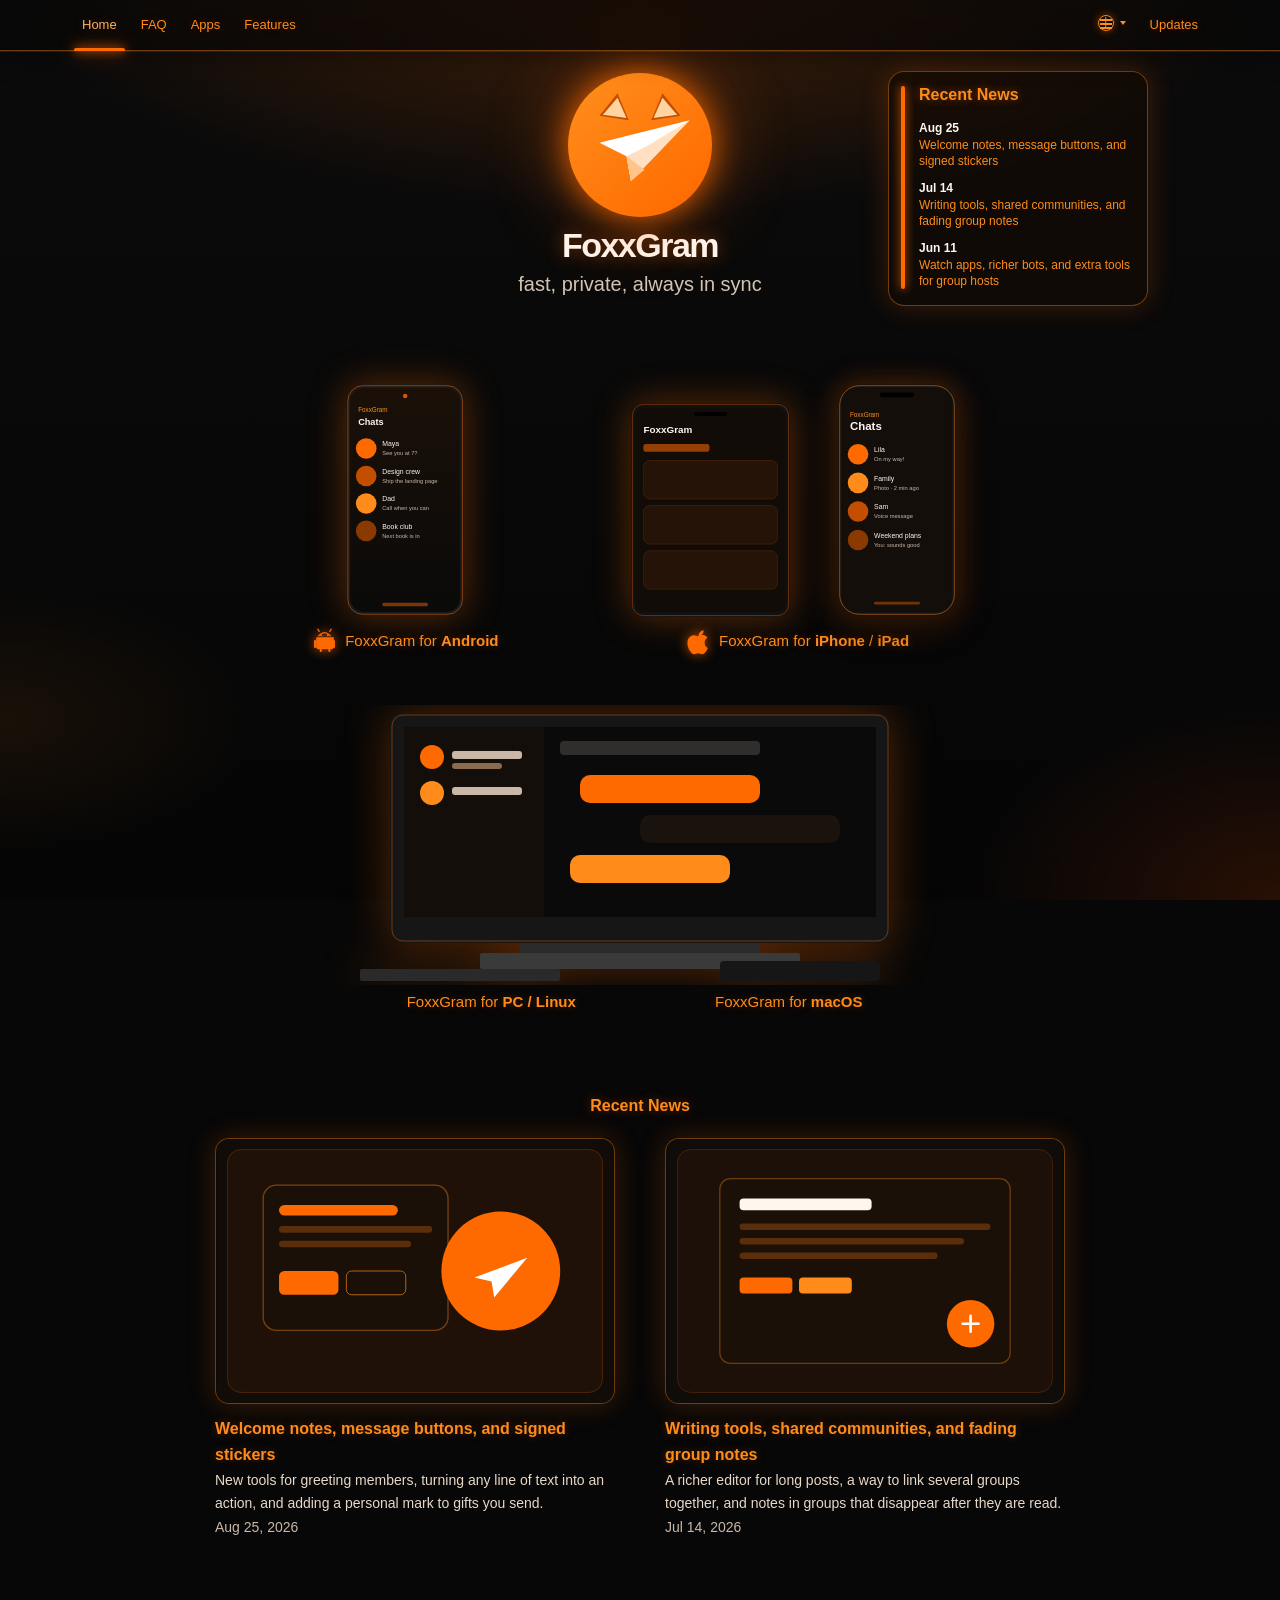
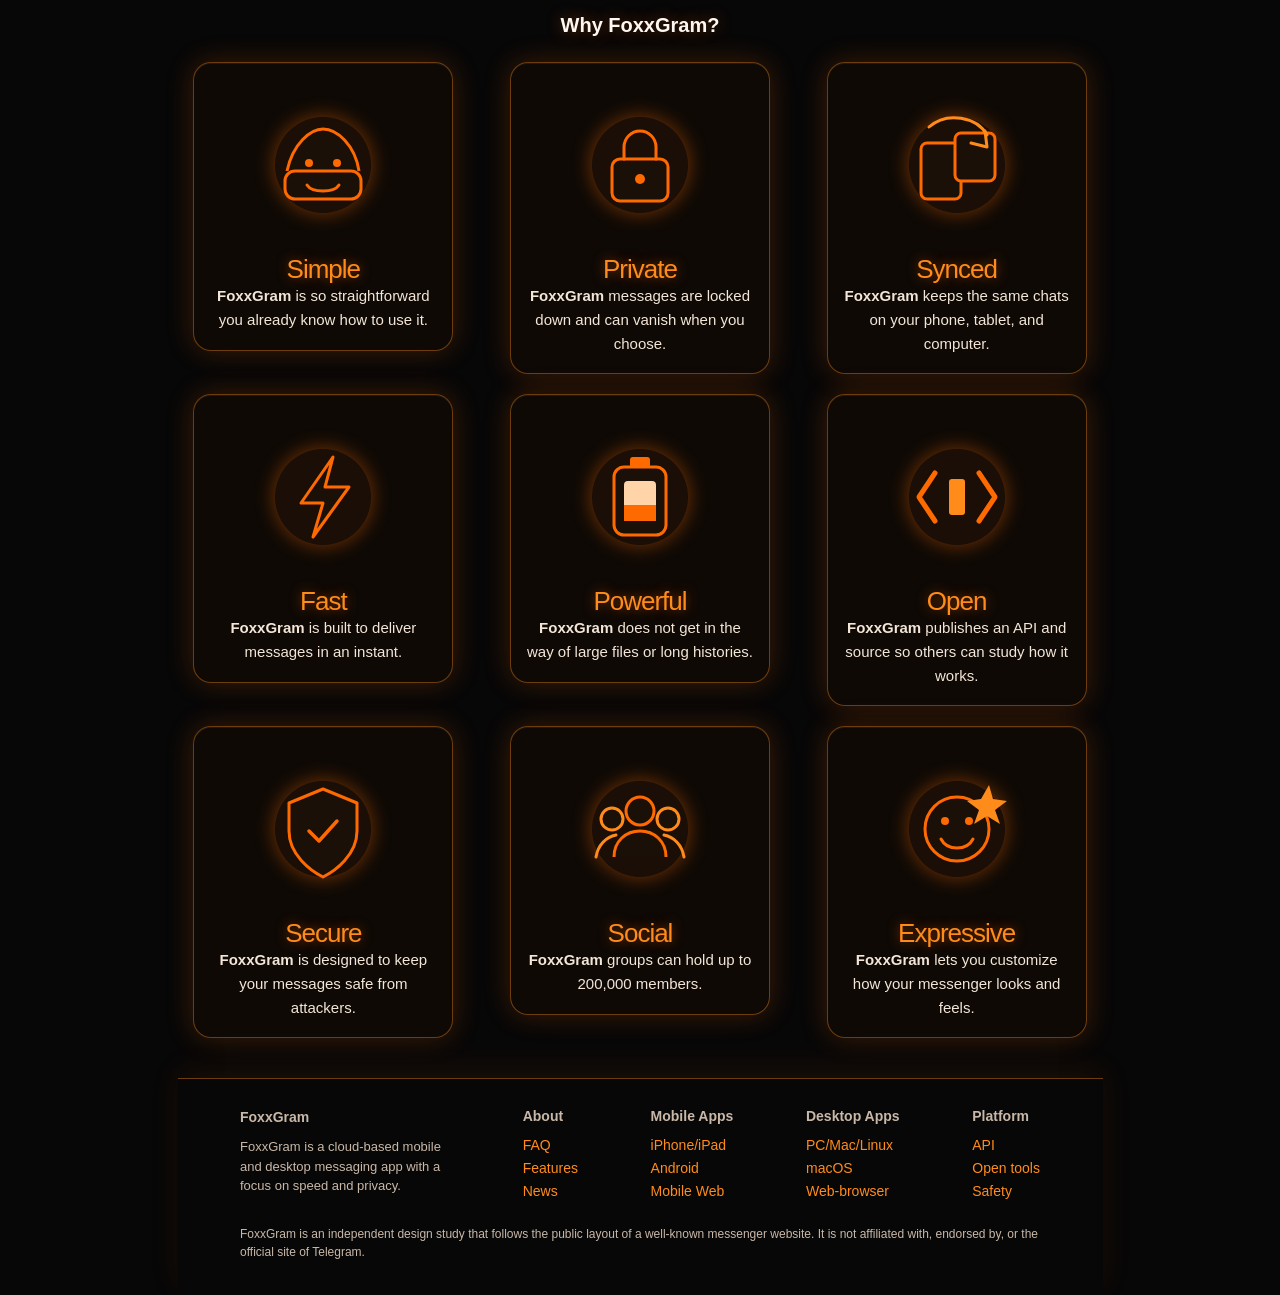
<file: index.html>
<!DOCTYPE html>
<html lang="en" data-theme="dark">
<head>
  <meta charset="utf-8">
  <meta name="viewport" content="width=device-width, initial-scale=1">
  <title>FoxxGram Messenger</title>
  <meta name="description" content="FoxxGram is a fast, private messaging app for phones, tablets, and computers. Independent design study — not affiliated with Telegram.">
  <link rel="icon" type="image/svg+xml" href="img/logo.svg">
  <link rel="stylesheet" href="css/site.css">
</head>
<body>
  <div class="page-wrap">
    <header class="site-header">
      <div class="container header-inner">
        <nav class="nav-left" aria-label="Main"><a href="index.html" class="active">Home</a><a href="faq.html" class="">FAQ</a><a href="apps.html" class="">Apps</a><a href="features.html" class="">Features</a></nav>
        <div class="nav-right">
          <div class="lang-select">
            <button class="lang-toggle" type="button" aria-haspopup="listbox" aria-label="Language">
              <span class="lang-icon" aria-hidden="true"></span>
              <b class="minicaret"></b>
            </button>
            <ul class="lang-menu" role="listbox">
              <li class="active"><span>English</span></li><li><span>Bahasa Indonesia</span></li><li><span>Deutsch</span></li><li><span>Español</span></li><li><span>Français</span></li><li><span>Italiano</span></li><li><span>Nederlands</span></li><li><span>Polski</span></li><li><span>Português (Brasil)</span></li><li><span>Türkçe</span></li><li><span>Русский</span></li><li><span>Українська</span></li><li><span>العربية</span></li><li><span>한국어</span></li>
            </ul>
          </div>
          <a class="follow-link" href="index.html#news">Updates</a>
        </div>
      </div>
    </header>
    <div class="container main-page">
      <div class="hero">
        <aside class="side-news" aria-label="Recent news">
          <div>
            <a class="side-news-header" href="#news">Recent News</a>
            <a class="side-news-entry" href="#news">
              <div class="side-news-date">Aug 25</div>
              <div class="side-news-title">Welcome notes, message buttons, and signed stickers</div>
            </a>
            <a class="side-news-entry" href="#news">
              <div class="side-news-date">Jul 14</div>
              <div class="side-news-title">Writing tools, shared communities, and fading group notes</div>
            </a>
            <a class="side-news-entry" href="#news">
              <div class="side-news-date">Jun 11</div>
              <div class="side-news-title">Watch apps, richer bots, and extra tools for group hosts</div>
            </a>
          </div>
        </aside>
        <div class="logo-wrap">
          <a href="index.html" class="logo-link">
            <img class="logo-mark" src="img/logo.svg" alt="FoxxGram" width="144" height="144">
            <span class="logo-wordmark">FoxxGram</span>
          </a>
          <p class="logo-lead">fast, private, always in sync</p>
        </div>
      </div>

      <div class="downloads">
        <a class="download-link download-android" href="apps.html#android">
          <div class="download-art"><img src="img/phone-android.svg" alt="" width="220" height="420"></div>
          <i class="os-icon android" aria-hidden="true"></i>FoxxGram for <b>Android</b>
        </a>
        <a class="download-link download-ios" href="apps.html#ios">
          <div class="download-art">
            <div class="ios-stack">
              <img class="tablet" src="img/tablet.svg" alt="" width="300" height="400">
              <img class="phone" src="img/phone-ios.svg" alt="" width="220" height="420">
            </div>
          </div>
          <i class="os-icon apple" aria-hidden="true"></i>FoxxGram for <b>iPhone</b> / <b>iPad</b>
        </a>
        <a class="more-apps-btn" href="apps.html">Browse more FoxxGram apps<span class="arrow">›</span></a>
      </div>

      <div class="desktop-section">
        <div class="desktop-art"><img src="img/desktop.svg" alt="FoxxGram on desktop" width="640" height="280"></div>
        <div class="desktop-links">
          <a class="desktop-link" href="apps.html#desktop">FoxxGram for <b>PC / Linux</b></a>
          <a class="desktop-link" href="apps.html#macos">FoxxGram for <b>macOS</b></a>
        </div>
      </div>

      <section class="news-section" id="news">
        <h3 class="news-header"><a href="#news">Recent News</a></h3>
        <div class="news-cards">
          <a class="news-card" href="#news">
            <img src="img/news-welcome.svg" alt="">
            <h4>Welcome notes, message buttons, and signed stickers</h4>
            <div class="news-lead">New tools for greeting members, turning any line of text into an action, and adding a personal mark to gifts you send.</div>
            <div class="news-date">Aug 25, 2026</div>
          </a>
          <a class="news-card" href="#news">
            <img src="img/news-editor.svg" alt="">
            <h4>Writing tools, shared communities, and fading group notes</h4>
            <div class="news-lead">A richer editor for long posts, a way to link several groups together, and notes in groups that disappear after they are read.</div>
            <div class="news-date">Jul 14, 2026</div>
          </a>
        </div>
      </section>

  <div class="why" id="why">
    <h3 class="why-header">Why FoxxGram?</h3>
    <div class="cards">
      <div class="card">
        <div class="card-inner">
          <img src="img/feature-simple.svg" alt="" width="160" height="160">
          <h3>Simple</h3>
          <div class="card-lead"><b>FoxxGram</b> is so straightforward you already know how to use it.</div>
        </div>
      </div>
      <div class="card">
        <div class="card-inner">
          <img src="img/feature-private.svg" alt="" width="160" height="160">
          <h3>Private</h3>
          <div class="card-lead"><b>FoxxGram</b> messages are locked down and can vanish when you choose.</div>
        </div>
      </div>
      <div class="card">
        <div class="card-inner">
          <img src="img/feature-synced.svg" alt="" width="160" height="160">
          <h3>Synced</h3>
          <div class="card-lead"><b>FoxxGram</b> keeps the same chats on your phone, tablet, and computer.</div>
        </div>
      </div>
      <div class="card">
        <div class="card-inner">
          <img src="img/feature-fast.svg" alt="" width="160" height="160">
          <h3>Fast</h3>
          <div class="card-lead"><b>FoxxGram</b> is built to deliver messages in an instant.</div>
        </div>
      </div>
      <div class="card">
        <div class="card-inner">
          <img src="img/feature-powerful.svg" alt="" width="160" height="160">
          <h3>Powerful</h3>
          <div class="card-lead"><b>FoxxGram</b> does not get in the way of large files or long histories.</div>
        </div>
      </div>
      <div class="card">
        <div class="card-inner">
          <img src="img/feature-open.svg" alt="" width="160" height="160">
          <h3>Open</h3>
          <div class="card-lead"><b>FoxxGram</b> publishes an API and source so others can study how it works.</div>
        </div>
      </div>
      <div class="card">
        <div class="card-inner">
          <img src="img/feature-secure.svg" alt="" width="160" height="160">
          <h3>Secure</h3>
          <div class="card-lead"><b>FoxxGram</b> is designed to keep your messages safe from attackers.</div>
        </div>
      </div>
      <div class="card">
        <div class="card-inner">
          <img src="img/feature-social.svg" alt="" width="160" height="160">
          <h3>Social</h3>
          <div class="card-lead"><b>FoxxGram</b> groups can hold up to 200,000 members.</div>
        </div>
      </div>
      <div class="card">
        <div class="card-inner">
          <img src="img/feature-expressive.svg" alt="" width="160" height="160">
          <h3>Expressive</h3>
          <div class="card-lead"><b>FoxxGram</b> lets you customize how your messenger looks and feels.</div>
        </div>
      </div>
    </div>
  </div>
    </div>
    <footer class="footer">
      <div class="footer-cols footer-desktop">
        <div class="footer-col footer-brand">
          <h5>FoxxGram</h5>
          FoxxGram is a cloud-based mobile and desktop messaging app with a focus on speed and privacy.
        </div>
        <div class="footer-col">
          <h5><a href="faq.html">About</a></h5>
          <ul>
            <li><a href="faq.html">FAQ</a></li>
            <li><a href="features.html">Features</a></li>
            <li><a href="index.html#news">News</a></li>
          </ul>
        </div>
        <div class="footer-col">
          <h5><a href="apps.html#mobile">Mobile Apps</a></h5>
          <ul>
            <li><a href="apps.html#ios">iPhone/iPad</a></li>
            <li><a href="apps.html#android">Android</a></li>
            <li><a href="apps.html#web">Mobile Web</a></li>
          </ul>
        </div>
        <div class="footer-col">
          <h5><a href="apps.html#desktop">Desktop Apps</a></h5>
          <ul>
            <li><a href="apps.html#desktop">PC/Mac/Linux</a></li>
            <li><a href="apps.html#macos">macOS</a></li>
            <li><a href="apps.html#web">Web-browser</a></li>
          </ul>
        </div>
        <div class="footer-col">
          <h5><a href="apps.html#library">Platform</a></h5>
          <ul>
            <li><a href="apps.html#library">API</a></li>
            <li><a href="faq.html#deeper">Open tools</a></li>
            <li><a href="faq.html#security">Safety</a></li>
          </ul>
        </div>
      </div>
      <div class="footer-cols footer-mobile">
        <div class="footer-col"><h5><a href="faq.html">About</a></h5></div>
        <div class="footer-col"><h5><a href="index.html#news">News</a></h5></div>
        <div class="footer-col"><h5><a href="apps.html">Apps</a></h5></div>
        <div class="footer-col"><h5><a href="faq.html#security">Safety</a></h5></div>
      </div>
      <p class="footer-note">FoxxGram is an independent design study that follows the public layout of a well-known messenger website. It is not affiliated with, endorsed by, or the official site of Telegram.</p>
    </footer>
  </div>
  <script src="js/site.js"></script>
</body>
</html>
</file>
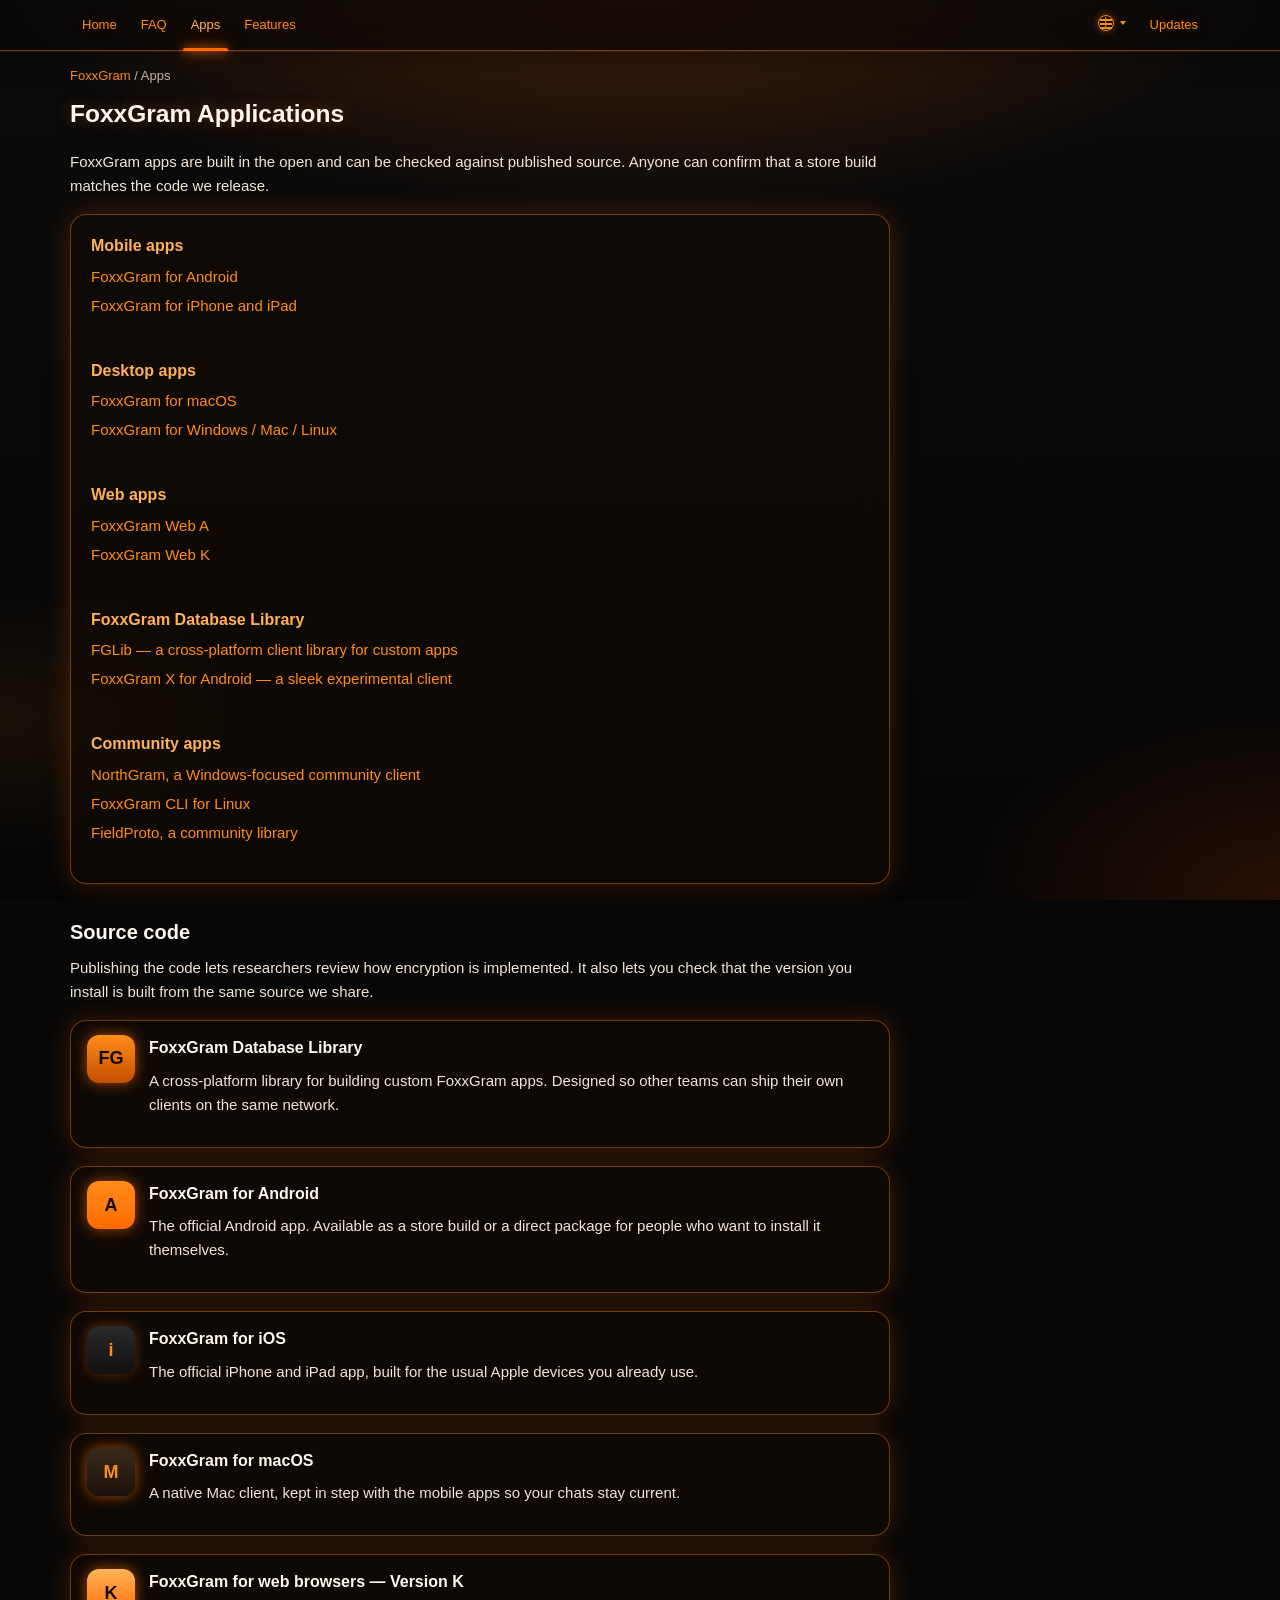
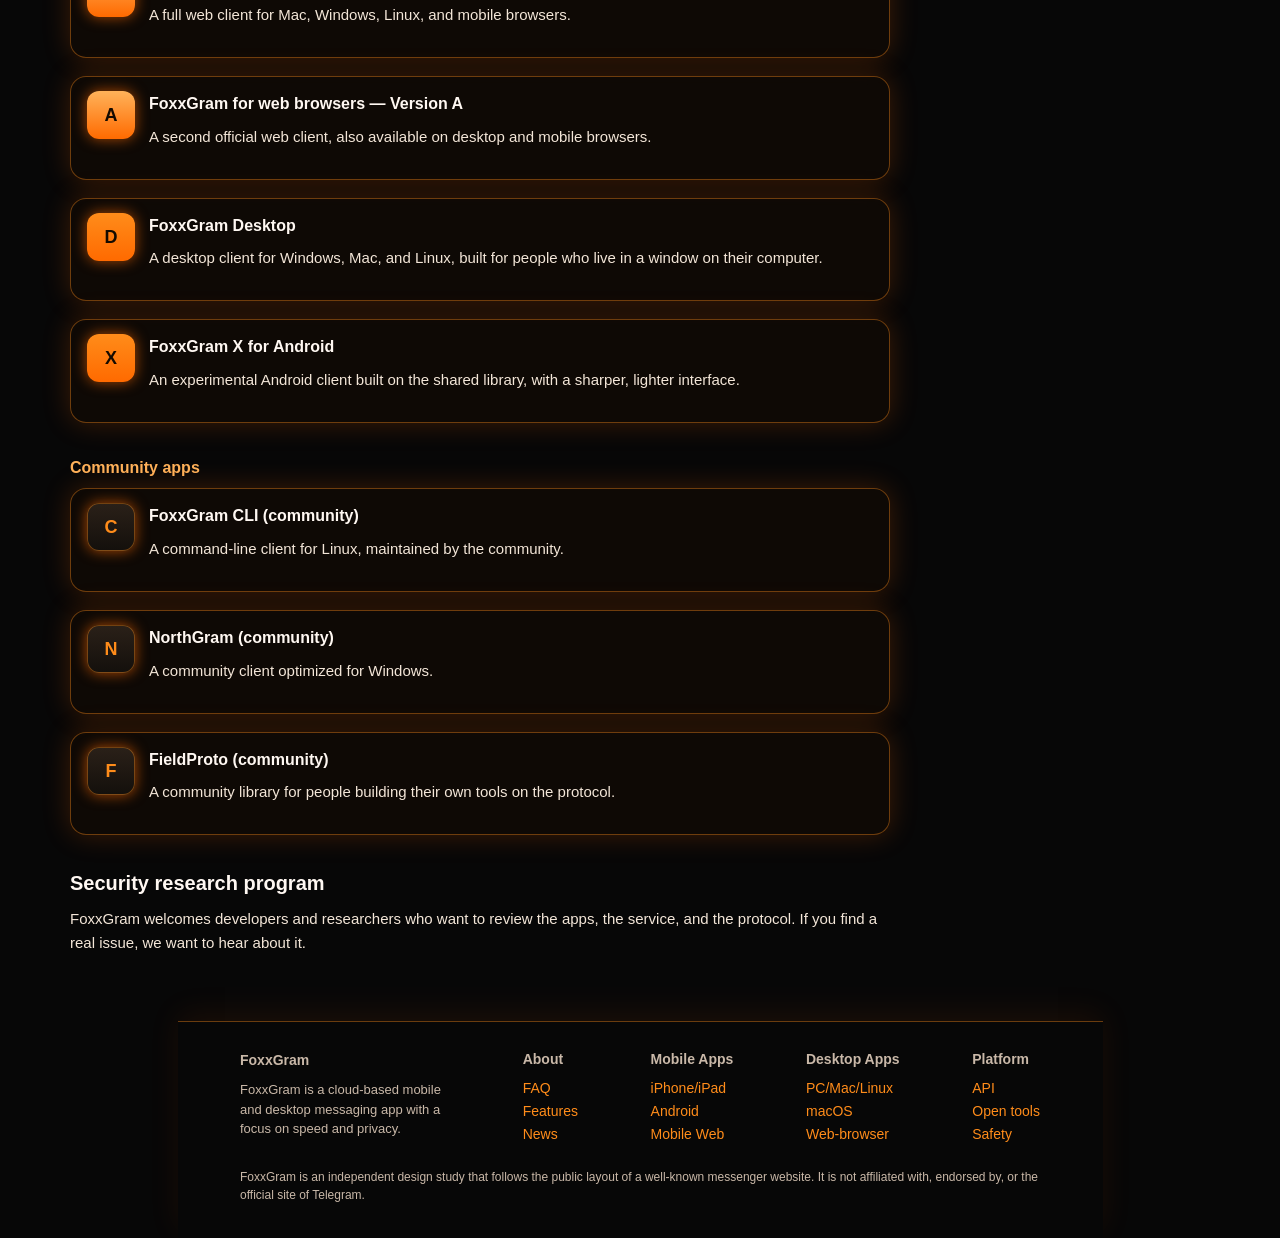
<file: apps.html>
<!DOCTYPE html>
<html lang="en" data-theme="dark">
<head>
  <meta charset="utf-8">
  <meta name="viewport" content="width=device-width, initial-scale=1">
  <title>FoxxGram Applications</title>
  <meta name="description" content="Download FoxxGram for Android, iPhone, iPad, Windows, macOS, Linux, and the web.">
  <link rel="icon" type="image/svg+xml" href="img/logo.svg">
  <link rel="stylesheet" href="css/site.css">
</head>
<body>
  <div class="page-wrap">
    <header class="site-header">
      <div class="container header-inner">
        <nav class="nav-left" aria-label="Main"><a href="index.html" class="">Home</a><a href="faq.html" class="">FAQ</a><a href="apps.html" class="active">Apps</a><a href="features.html" class="">Features</a></nav>
        <div class="nav-right">
          <div class="lang-select">
            <button class="lang-toggle" type="button" aria-haspopup="listbox" aria-label="Language">
              <span class="lang-icon" aria-hidden="true"></span>
              <b class="minicaret"></b>
            </button>
            <ul class="lang-menu" role="listbox">
              <li class="active"><span>English</span></li><li><span>Bahasa Indonesia</span></li><li><span>Deutsch</span></li><li><span>Español</span></li><li><span>Français</span></li><li><span>Italiano</span></li><li><span>Nederlands</span></li><li><span>Polski</span></li><li><span>Português (Brasil)</span></li><li><span>Türkçe</span></li><li><span>Русский</span></li><li><span>Українська</span></li><li><span>العربية</span></li><li><span>한국어</span></li>
            </ul>
          </div>
          <a class="follow-link" href="index.html#news">Updates</a>
        </div>
      </div>
    </header>
    <div class="container doc-wrap">
      <div class="crumbs"><a href="index.html">FoxxGram</a> / Apps</div>
      <h1 class="doc-title" id="top">FoxxGram Applications</h1>
      <div class="doc">
        <p>FoxxGram apps are built in the open and can be checked against published source. Anyone can confirm that a store build matches the code we release.</p>

        <div class="toc">
          <h4 id="mobile">Mobile apps</h4>
          <ul>
            <li><a href="#android">FoxxGram for Android</a></li>
            <li><a href="#ios">FoxxGram for iPhone and iPad</a></li>
          </ul>
          <h4 id="desktop">Desktop apps</h4>
          <ul>
            <li><a href="#macos">FoxxGram for macOS</a></li>
            <li><a href="#desktop-cross">FoxxGram for Windows / Mac / Linux</a></li>
          </ul>
          <h4 id="web">Web apps</h4>
          <ul>
            <li><a href="#weba">FoxxGram Web A</a></li>
            <li><a href="#webk">FoxxGram Web K</a></li>
          </ul>
          <h4 id="library">FoxxGram Database Library</h4>
          <ul>
            <li><a href="#library">FGLib — a cross-platform client library for custom apps</a></li>
            <li><a href="#foxx-x">FoxxGram X for Android — a sleek experimental client</a></li>
          </ul>
          <h4 id="unofficial">Community apps</h4>
          <ul>
            <li><a href="#unigram">NorthGram, a Windows-focused community client</a></li>
            <li><a href="#cli">FoxxGram CLI for Linux</a></li>
            <li><a href="#made">FieldProto, a community library</a></li>
          </ul>
        </div>

        <h3 id="source">Source code</h3>
        <p>Publishing the code lets researchers review how encryption is implemented. It also lets you check that the version you install is built from the same source we share.</p>

        <div class="app-row" id="library">
          <div class="app-icon lib">FG</div>
          <div class="app-meta">
            <h5>FoxxGram Database Library</h5>
            <p>A cross-platform library for building custom FoxxGram apps. Designed so other teams can ship their own clients on the same network.</p>
          </div>
        </div>
        <div class="app-row" id="android">
          <div class="app-icon">A</div>
          <div class="app-meta">
            <h5>FoxxGram for Android</h5>
            <p>The official Android app. Available as a store build or a direct package for people who want to install it themselves.</p>
          </div>
        </div>
        <div class="app-row" id="ios">
          <div class="app-icon ios">i</div>
          <div class="app-meta">
            <h5>FoxxGram for iOS</h5>
            <p>The official iPhone and iPad app, built for the usual Apple devices you already use.</p>
          </div>
        </div>
        <div class="app-row" id="macos">
          <div class="app-icon mac">M</div>
          <div class="app-meta">
            <h5>FoxxGram for macOS</h5>
            <p>A native Mac client, kept in step with the mobile apps so your chats stay current.</p>
          </div>
        </div>
        <div class="app-row" id="webk">
          <div class="app-icon web">K</div>
          <div class="app-meta">
            <h5>FoxxGram for web browsers — Version K</h5>
            <p>A full web client for Mac, Windows, Linux, and mobile browsers.</p>
          </div>
        </div>
        <div class="app-row" id="weba">
          <div class="app-icon web">A</div>
          <div class="app-meta">
            <h5>FoxxGram for web browsers — Version A</h5>
            <p>A second official web client, also available on desktop and mobile browsers.</p>
          </div>
        </div>
        <div class="app-row" id="desktop-cross">
          <div class="app-icon desk">D</div>
          <div class="app-meta">
            <h5>FoxxGram Desktop</h5>
            <p>A desktop client for Windows, Mac, and Linux, built for people who live in a window on their computer.</p>
          </div>
        </div>
        <div class="app-row" id="foxx-x">
          <div class="app-icon">X</div>
          <div class="app-meta">
            <h5>FoxxGram X for Android</h5>
            <p>An experimental Android client built on the shared library, with a sharper, lighter interface.</p>
          </div>
        </div>

        <h4 id="unofficial">Community apps</h4>
        <div class="app-row" id="cli">
          <div class="app-icon alt">C</div>
          <div class="app-meta">
            <h5>FoxxGram CLI (community)</h5>
            <p>A command-line client for Linux, maintained by the community.</p>
          </div>
        </div>
        <div class="app-row" id="unigram">
          <div class="app-icon alt">N</div>
          <div class="app-meta">
            <h5>NorthGram (community)</h5>
            <p>A community client optimized for Windows.</p>
          </div>
        </div>
        <div class="app-row" id="made">
          <div class="app-icon alt">F</div>
          <div class="app-meta">
            <h5>FieldProto (community)</h5>
            <p>A community library for people building their own tools on the protocol.</p>
          </div>
        </div>

        <h3 id="bounty">Security research program</h3>
        <p>FoxxGram welcomes developers and researchers who want to review the apps, the service, and the protocol. If you find a real issue, we want to hear about it.</p>
      </div>
    </div>
    <footer class="footer">
      <div class="footer-cols footer-desktop">
        <div class="footer-col footer-brand">
          <h5>FoxxGram</h5>
          FoxxGram is a cloud-based mobile and desktop messaging app with a focus on speed and privacy.
        </div>
        <div class="footer-col">
          <h5><a href="faq.html">About</a></h5>
          <ul>
            <li><a href="faq.html">FAQ</a></li>
            <li><a href="features.html">Features</a></li>
            <li><a href="index.html#news">News</a></li>
          </ul>
        </div>
        <div class="footer-col">
          <h5><a href="apps.html#mobile">Mobile Apps</a></h5>
          <ul>
            <li><a href="apps.html#ios">iPhone/iPad</a></li>
            <li><a href="apps.html#android">Android</a></li>
            <li><a href="apps.html#web">Mobile Web</a></li>
          </ul>
        </div>
        <div class="footer-col">
          <h5><a href="apps.html#desktop">Desktop Apps</a></h5>
          <ul>
            <li><a href="apps.html#desktop">PC/Mac/Linux</a></li>
            <li><a href="apps.html#macos">macOS</a></li>
            <li><a href="apps.html#web">Web-browser</a></li>
          </ul>
        </div>
        <div class="footer-col">
          <h5><a href="apps.html#library">Platform</a></h5>
          <ul>
            <li><a href="apps.html#library">API</a></li>
            <li><a href="faq.html#deeper">Open tools</a></li>
            <li><a href="faq.html#security">Safety</a></li>
          </ul>
        </div>
      </div>
      <div class="footer-cols footer-mobile">
        <div class="footer-col"><h5><a href="faq.html">About</a></h5></div>
        <div class="footer-col"><h5><a href="index.html#news">News</a></h5></div>
        <div class="footer-col"><h5><a href="apps.html">Apps</a></h5></div>
        <div class="footer-col"><h5><a href="faq.html#security">Safety</a></h5></div>
      </div>
      <p class="footer-note">FoxxGram is an independent design study that follows the public layout of a well-known messenger website. It is not affiliated with, endorsed by, or the official site of Telegram.</p>
    </footer>
  </div>
  <script src="js/site.js"></script>
</body>
</html>
</file>
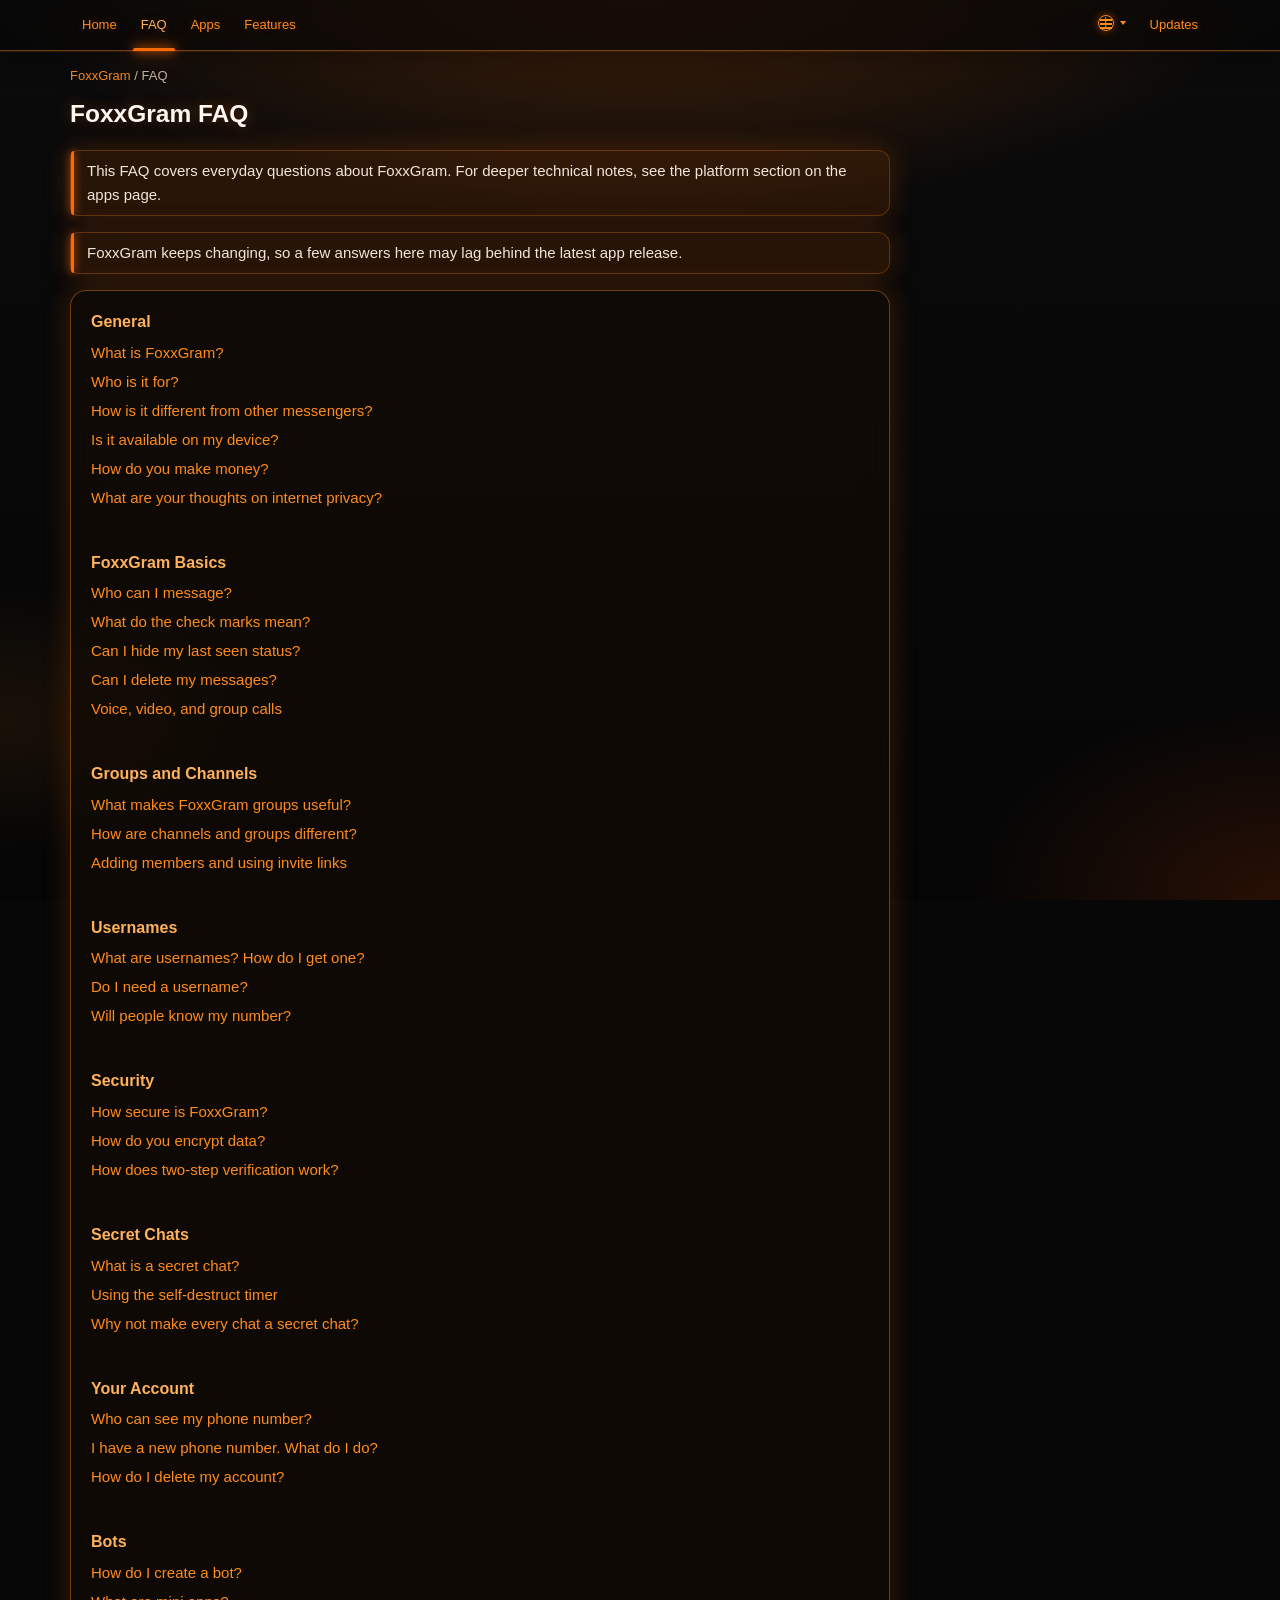
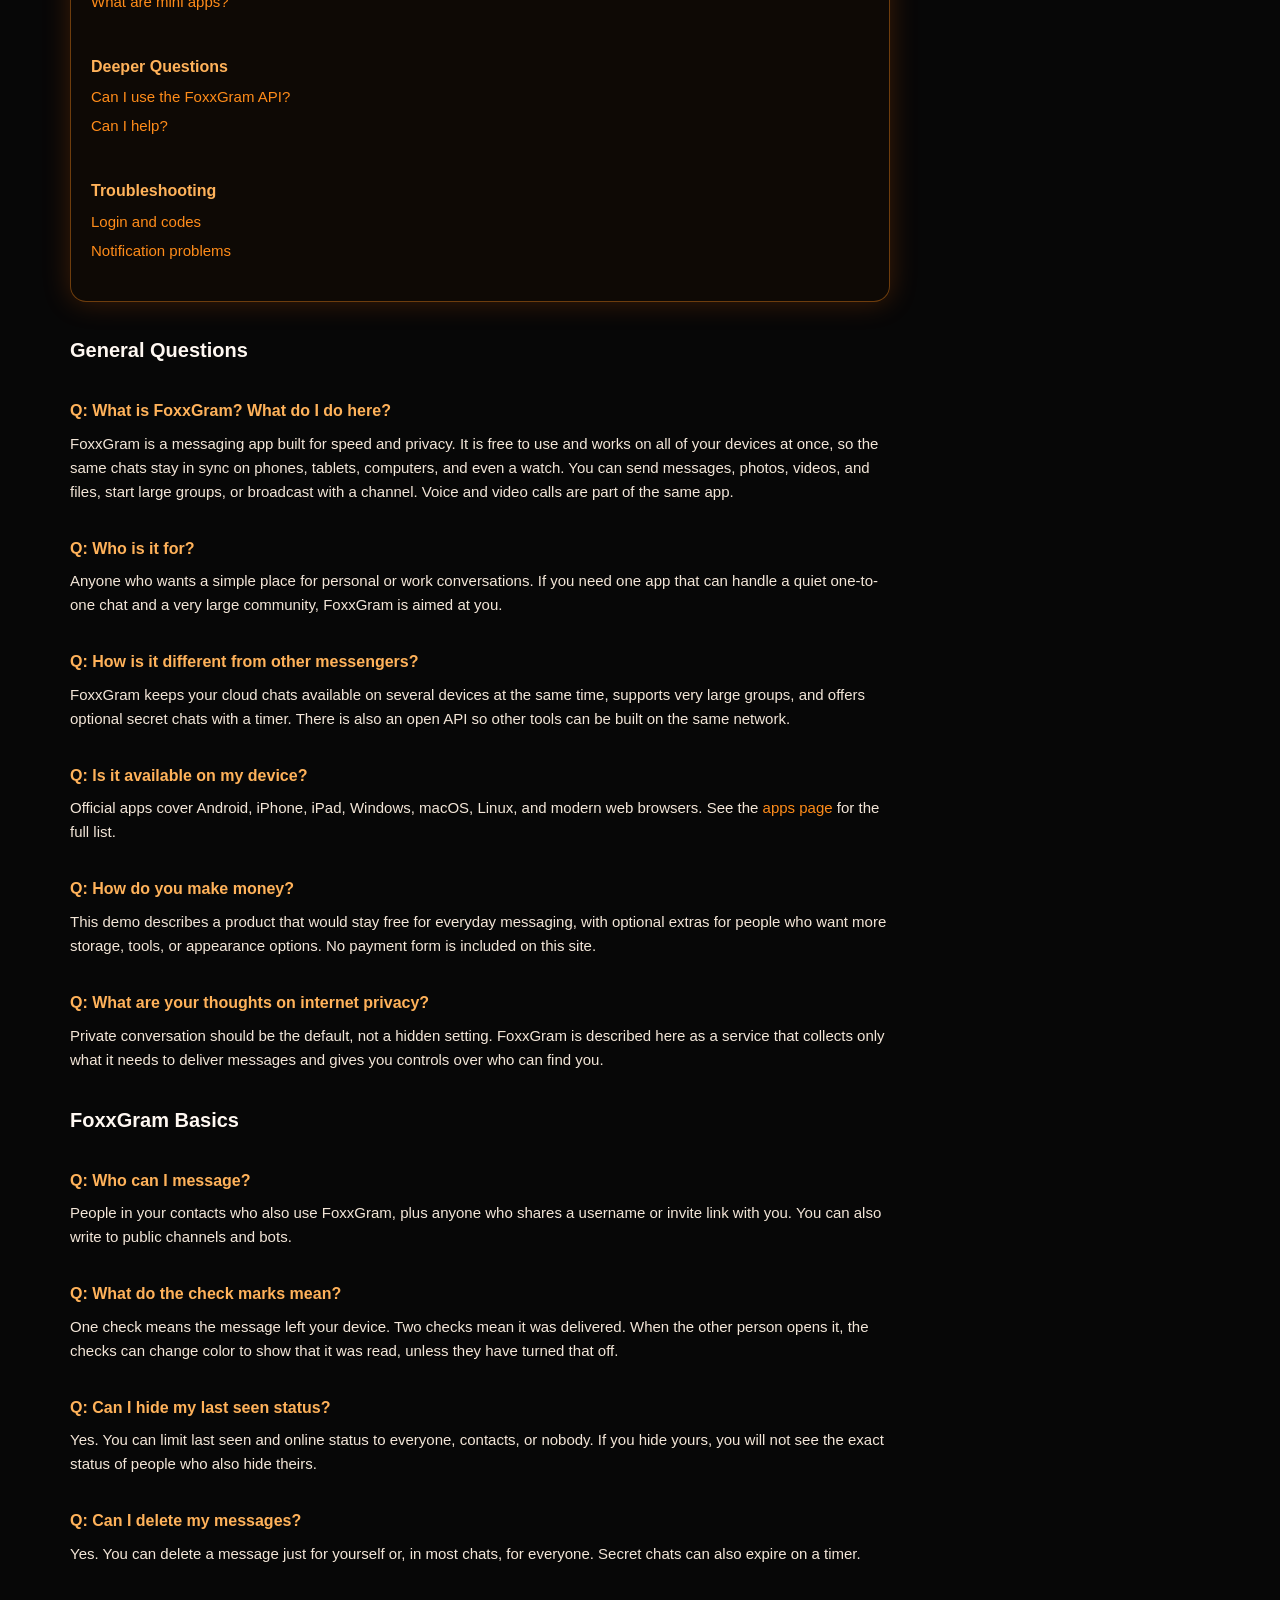
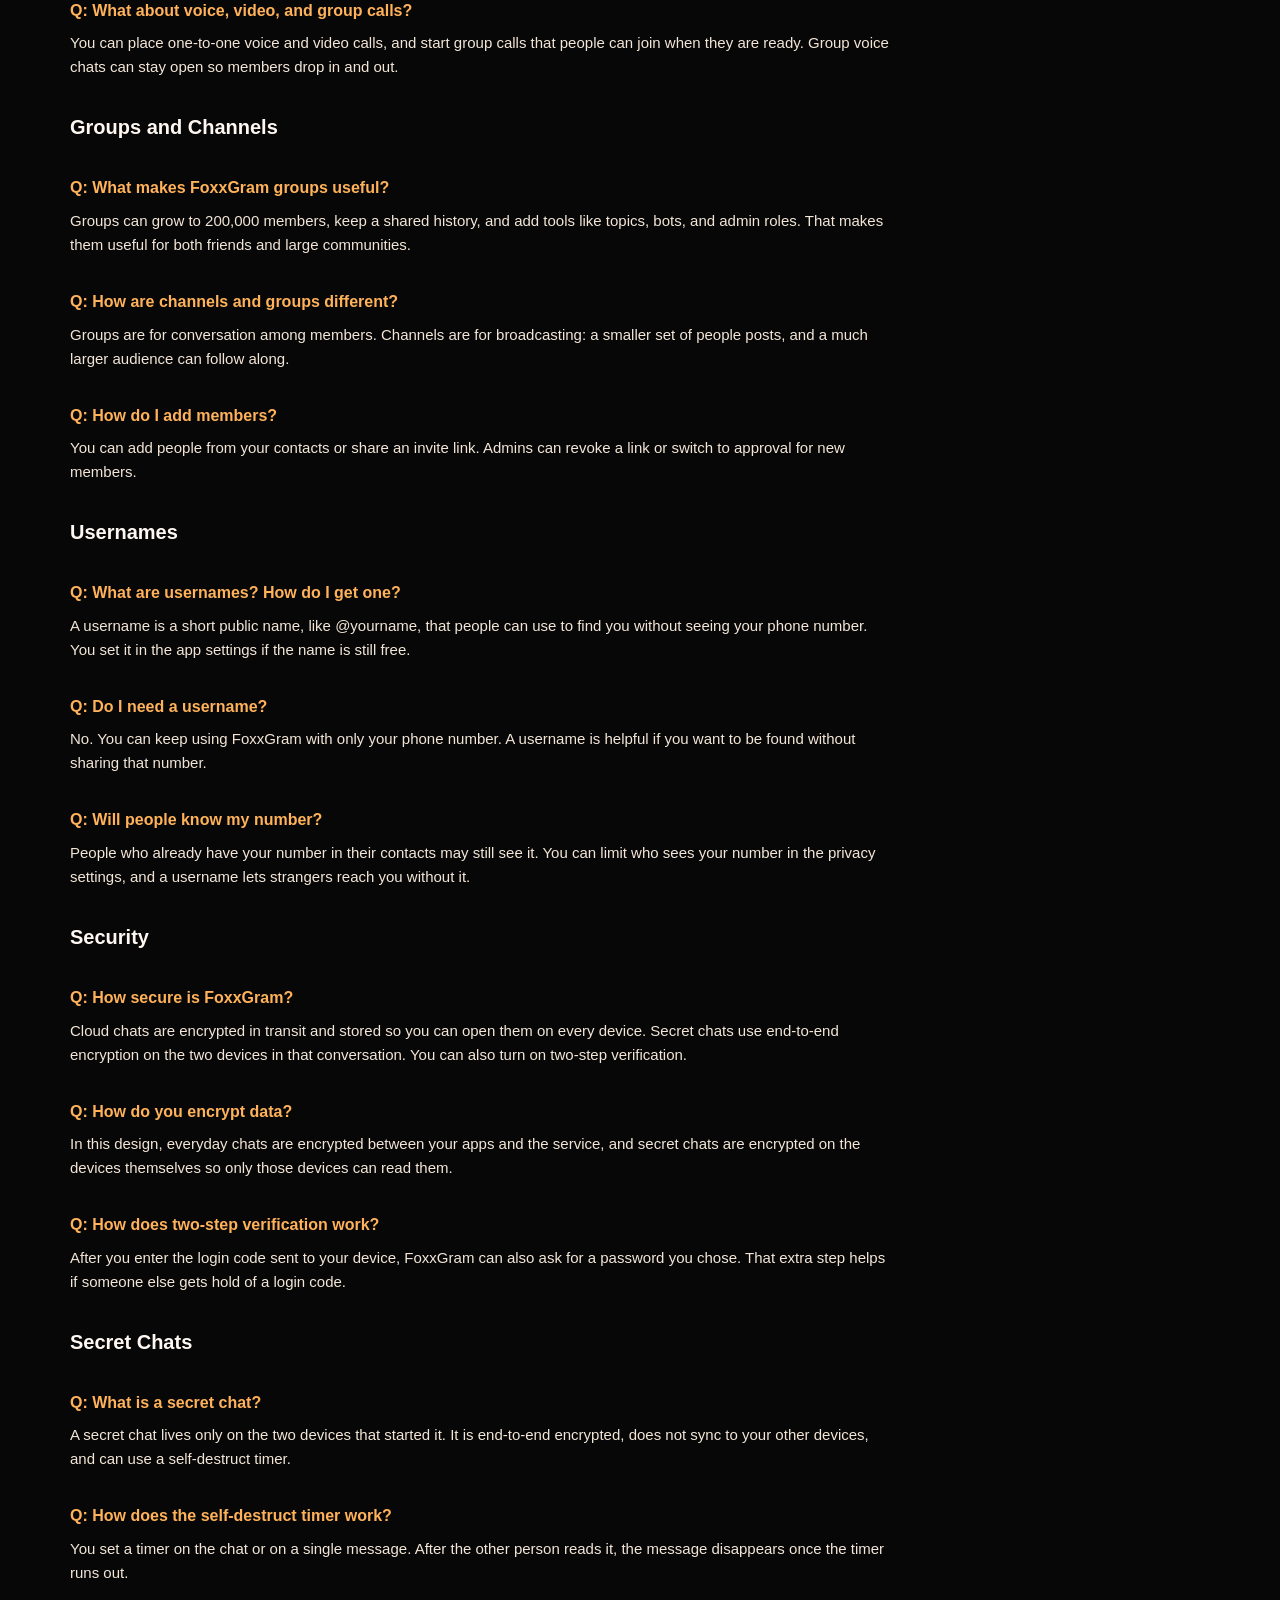
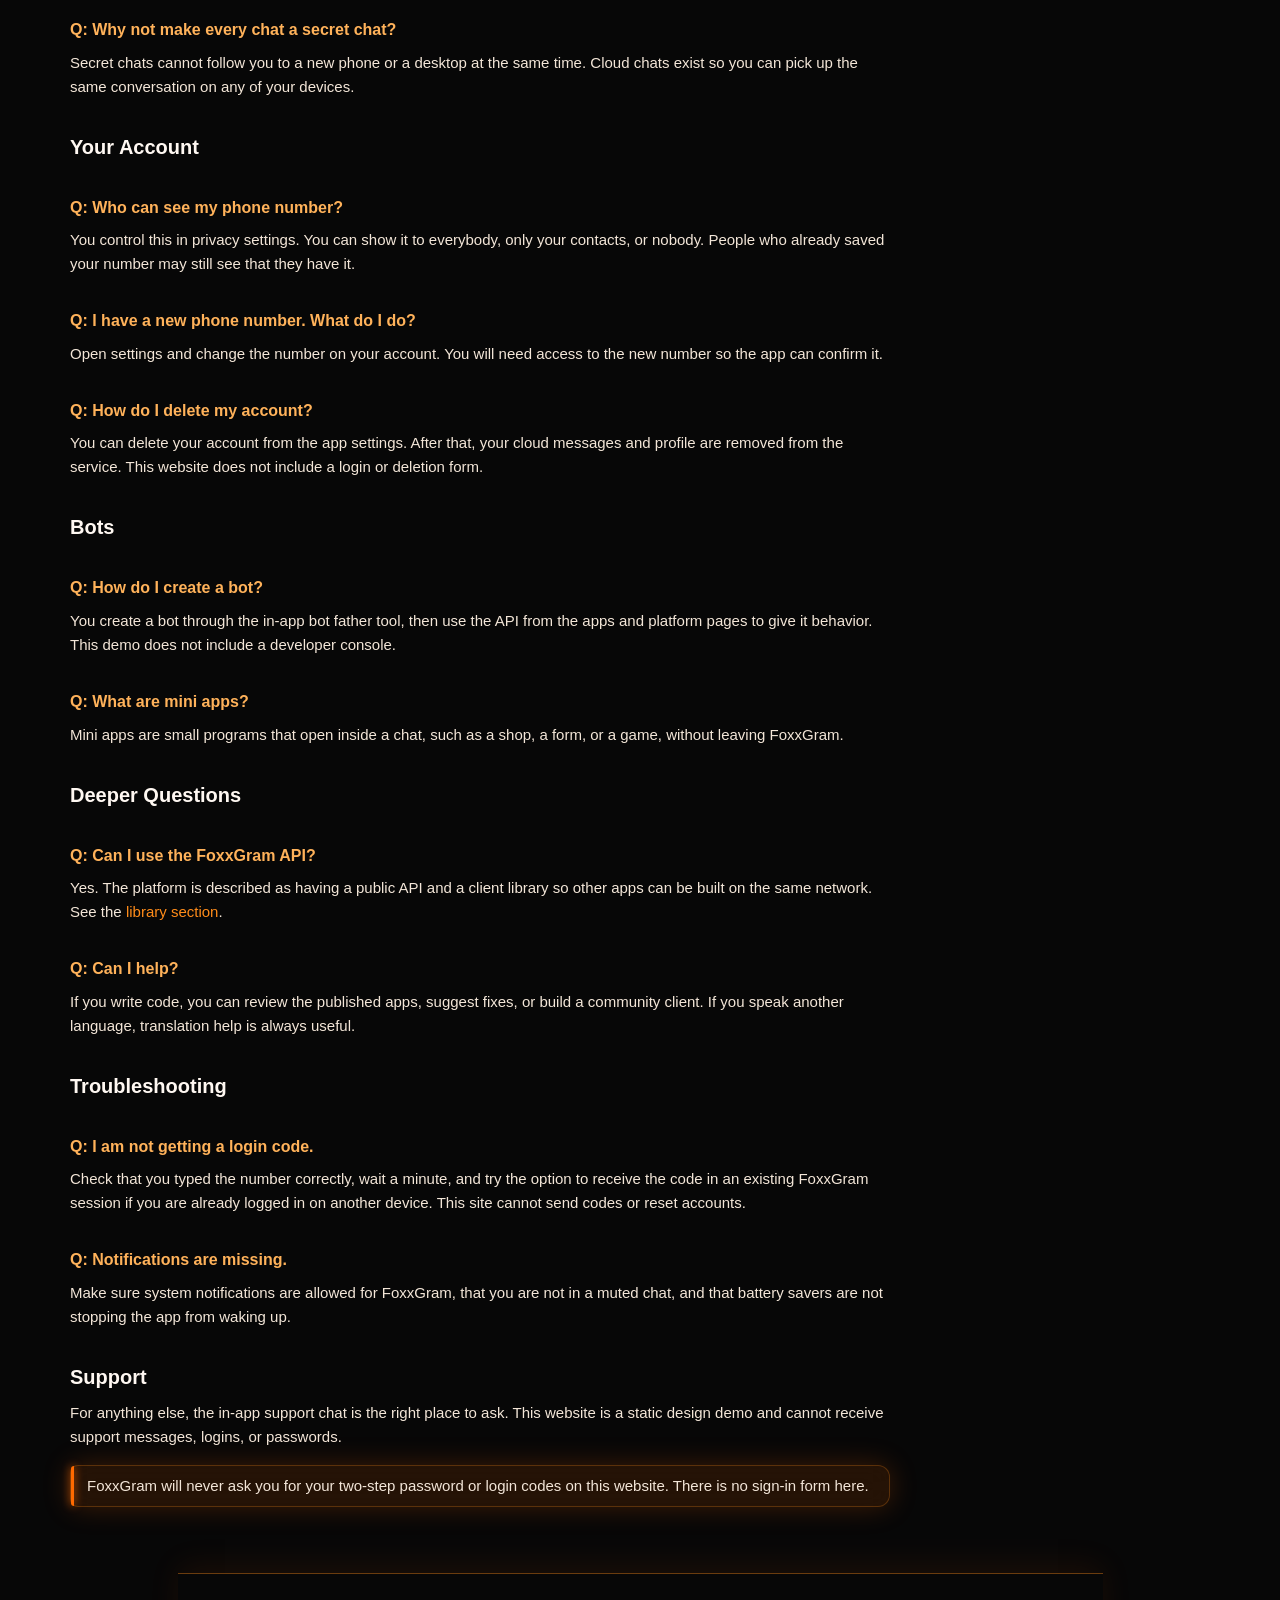
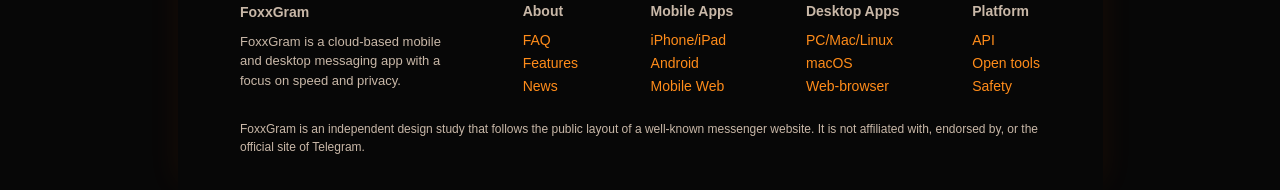
<file: faq.html>
<!DOCTYPE html>
<html lang="en" data-theme="dark">
<head>
  <meta charset="utf-8">
  <meta name="viewport" content="width=device-width, initial-scale=1">
  <title>FoxxGram FAQ</title>
  <meta name="description" content="Answers to common questions about FoxxGram: chats, privacy, groups, apps, and accounts.">
  <link rel="icon" type="image/svg+xml" href="img/logo.svg">
  <link rel="stylesheet" href="css/site.css">
</head>
<body>
  <div class="page-wrap">
    <header class="site-header">
      <div class="container header-inner">
        <nav class="nav-left" aria-label="Main"><a href="index.html" class="">Home</a><a href="faq.html" class="active">FAQ</a><a href="apps.html" class="">Apps</a><a href="features.html" class="">Features</a></nav>
        <div class="nav-right">
          <div class="lang-select">
            <button class="lang-toggle" type="button" aria-haspopup="listbox" aria-label="Language">
              <span class="lang-icon" aria-hidden="true"></span>
              <b class="minicaret"></b>
            </button>
            <ul class="lang-menu" role="listbox">
              <li class="active"><span>English</span></li><li><span>Bahasa Indonesia</span></li><li><span>Deutsch</span></li><li><span>Español</span></li><li><span>Français</span></li><li><span>Italiano</span></li><li><span>Nederlands</span></li><li><span>Polski</span></li><li><span>Português (Brasil)</span></li><li><span>Türkçe</span></li><li><span>Русский</span></li><li><span>Українська</span></li><li><span>العربية</span></li><li><span>한국어</span></li>
            </ul>
          </div>
          <a class="follow-link" href="index.html#news">Updates</a>
        </div>
      </div>
    </header>
    <div class="container doc-wrap">
      <div class="crumbs"><a href="index.html">FoxxGram</a> / FAQ</div>
      <h1 class="doc-title">FoxxGram FAQ</h1>
      <div class="doc">
        <blockquote>
          <p>This FAQ covers everyday questions about FoxxGram. For deeper technical notes, see the platform section on the apps page.</p>
        </blockquote>
        <blockquote>
          <p>FoxxGram keeps changing, so a few answers here may lag behind the latest app release.</p>
        </blockquote>

        <div class="toc">
          <h4>General</h4>
          <ul>
            <li><a href="#what">What is FoxxGram?</a></li>
            <li><a href="#who">Who is it for?</a></li>
            <li><a href="#different">How is it different from other messengers?</a></li>
            <li><a href="#devices">Is it available on my device?</a></li>
            <li><a href="#money">How do you make money?</a></li>
            <li><a href="#privacy">What are your thoughts on internet privacy?</a></li>
          </ul>
          <h4>FoxxGram Basics</h4>
          <ul>
            <li><a href="#message-who">Who can I message?</a></li>
            <li><a href="#checks">What do the check marks mean?</a></li>
            <li><a href="#last-seen">Can I hide my last seen status?</a></li>
            <li><a href="#delete">Can I delete my messages?</a></li>
            <li><a href="#calls">Voice, video, and group calls</a></li>
          </ul>
          <h4>Groups and Channels</h4>
          <ul>
            <li><a href="#groups">What makes FoxxGram groups useful?</a></li>
            <li><a href="#channels">How are channels and groups different?</a></li>
            <li><a href="#invite">Adding members and using invite links</a></li>
          </ul>
          <h4>Usernames</h4>
          <ul>
            <li><a href="#usernames">What are usernames? How do I get one?</a></li>
            <li><a href="#need-name">Do I need a username?</a></li>
            <li><a href="#number-visible">Will people know my number?</a></li>
          </ul>
          <h4>Security</h4>
          <ul>
            <li><a href="#security">How secure is FoxxGram?</a></li>
            <li><a href="#encrypt">How do you encrypt data?</a></li>
            <li><a href="#two-step">How does two-step verification work?</a></li>
          </ul>
          <h4>Secret Chats</h4>
          <ul>
            <li><a href="#secret">What is a secret chat?</a></li>
            <li><a href="#timer">Using the self-destruct timer</a></li>
            <li><a href="#why-not-all">Why not make every chat a secret chat?</a></li>
          </ul>
          <h4>Your Account</h4>
          <ul>
            <li><a href="#phone">Who can see my phone number?</a></li>
            <li><a href="#new-phone">I have a new phone number. What do I do?</a></li>
            <li><a href="#delete-account">How do I delete my account?</a></li>
          </ul>
          <h4>Bots</h4>
          <ul>
            <li><a href="#bots">How do I create a bot?</a></li>
            <li><a href="#mini">What are mini apps?</a></li>
          </ul>
          <h4>Deeper Questions</h4>
          <ul>
            <li><a href="#deeper">Can I use the FoxxGram API?</a></li>
            <li><a href="#help">Can I help?</a></li>
          </ul>
          <h4>Troubleshooting</h4>
          <ul>
            <li><a href="#login">Login and codes</a></li>
            <li><a href="#notifications">Notification problems</a></li>
          </ul>
        </div>

        <h3 id="general">General Questions</h3>

        <h4 id="what">Q: What is FoxxGram? What do I do here?</h4>
        <p>FoxxGram is a messaging app built for speed and privacy. It is free to use and works on all of your devices at once, so the same chats stay in sync on phones, tablets, computers, and even a watch. You can send messages, photos, videos, and files, start large groups, or broadcast with a channel. Voice and video calls are part of the same app.</p>

        <h4 id="who">Q: Who is it for?</h4>
        <p>Anyone who wants a simple place for personal or work conversations. If you need one app that can handle a quiet one-to-one chat and a very large community, FoxxGram is aimed at you.</p>

        <h4 id="different">Q: How is it different from other messengers?</h4>
        <p>FoxxGram keeps your cloud chats available on several devices at the same time, supports very large groups, and offers optional secret chats with a timer. There is also an open API so other tools can be built on the same network.</p>

        <h4 id="devices">Q: Is it available on my device?</h4>
        <p>Official apps cover Android, iPhone, iPad, Windows, macOS, Linux, and modern web browsers. See the <a href="apps.html">apps page</a> for the full list.</p>

        <h4 id="money">Q: How do you make money?</h4>
        <p>This demo describes a product that would stay free for everyday messaging, with optional extras for people who want more storage, tools, or appearance options. No payment form is included on this site.</p>

        <h4 id="privacy">Q: What are your thoughts on internet privacy?</h4>
        <p>Private conversation should be the default, not a hidden setting. FoxxGram is described here as a service that collects only what it needs to deliver messages and gives you controls over who can find you.</p>

        <h3>FoxxGram Basics</h3>

        <h4 id="message-who">Q: Who can I message?</h4>
        <p>People in your contacts who also use FoxxGram, plus anyone who shares a username or invite link with you. You can also write to public channels and bots.</p>

        <h4 id="checks">Q: What do the check marks mean?</h4>
        <p>One check means the message left your device. Two checks mean it was delivered. When the other person opens it, the checks can change color to show that it was read, unless they have turned that off.</p>

        <h4 id="last-seen">Q: Can I hide my last seen status?</h4>
        <p>Yes. You can limit last seen and online status to everyone, contacts, or nobody. If you hide yours, you will not see the exact status of people who also hide theirs.</p>

        <h4 id="delete">Q: Can I delete my messages?</h4>
        <p>Yes. You can delete a message just for yourself or, in most chats, for everyone. Secret chats can also expire on a timer.</p>

        <h4 id="calls">Q: What about voice, video, and group calls?</h4>
        <p>You can place one-to-one voice and video calls, and start group calls that people can join when they are ready. Group voice chats can stay open so members drop in and out.</p>

        <h3>Groups and Channels</h3>

        <h4 id="groups">Q: What makes FoxxGram groups useful?</h4>
        <p>Groups can grow to 200,000 members, keep a shared history, and add tools like topics, bots, and admin roles. That makes them useful for both friends and large communities.</p>

        <h4 id="channels">Q: How are channels and groups different?</h4>
        <p>Groups are for conversation among members. Channels are for broadcasting: a smaller set of people posts, and a much larger audience can follow along.</p>

        <h4 id="invite">Q: How do I add members?</h4>
        <p>You can add people from your contacts or share an invite link. Admins can revoke a link or switch to approval for new members.</p>

        <h3>Usernames</h3>

        <h4 id="usernames">Q: What are usernames? How do I get one?</h4>
        <p>A username is a short public name, like @yourname, that people can use to find you without seeing your phone number. You set it in the app settings if the name is still free.</p>

        <h4 id="need-name">Q: Do I need a username?</h4>
        <p>No. You can keep using FoxxGram with only your phone number. A username is helpful if you want to be found without sharing that number.</p>

        <h4 id="number-visible">Q: Will people know my number?</h4>
        <p>People who already have your number in their contacts may still see it. You can limit who sees your number in the privacy settings, and a username lets strangers reach you without it.</p>

        <h3 id="security">Security</h3>

        <h4>Q: How secure is FoxxGram?</h4>
        <p>Cloud chats are encrypted in transit and stored so you can open them on every device. Secret chats use end-to-end encryption on the two devices in that conversation. You can also turn on two-step verification.</p>

        <h4 id="encrypt">Q: How do you encrypt data?</h4>
        <p>In this design, everyday chats are encrypted between your apps and the service, and secret chats are encrypted on the devices themselves so only those devices can read them.</p>

        <h4 id="two-step">Q: How does two-step verification work?</h4>
        <p>After you enter the login code sent to your device, FoxxGram can also ask for a password you chose. That extra step helps if someone else gets hold of a login code.</p>

        <h3>Secret Chats</h3>

        <h4 id="secret">Q: What is a secret chat?</h4>
        <p>A secret chat lives only on the two devices that started it. It is end-to-end encrypted, does not sync to your other devices, and can use a self-destruct timer.</p>

        <h4 id="timer">Q: How does the self-destruct timer work?</h4>
        <p>You set a timer on the chat or on a single message. After the other person reads it, the message disappears once the timer runs out.</p>

        <h4 id="why-not-all">Q: Why not make every chat a secret chat?</h4>
        <p>Secret chats cannot follow you to a new phone or a desktop at the same time. Cloud chats exist so you can pick up the same conversation on any of your devices.</p>

        <h3>Your Account</h3>

        <h4 id="phone">Q: Who can see my phone number?</h4>
        <p>You control this in privacy settings. You can show it to everybody, only your contacts, or nobody. People who already saved your number may still see that they have it.</p>

        <h4 id="new-phone">Q: I have a new phone number. What do I do?</h4>
        <p>Open settings and change the number on your account. You will need access to the new number so the app can confirm it.</p>

        <h4 id="delete-account">Q: How do I delete my account?</h4>
        <p>You can delete your account from the app settings. After that, your cloud messages and profile are removed from the service. This website does not include a login or deletion form.</p>

        <h3>Bots</h3>

        <h4 id="bots">Q: How do I create a bot?</h4>
        <p>You create a bot through the in-app bot father tool, then use the API from the apps and platform pages to give it behavior. This demo does not include a developer console.</p>

        <h4 id="mini">Q: What are mini apps?</h4>
        <p>Mini apps are small programs that open inside a chat, such as a shop, a form, or a game, without leaving FoxxGram.</p>

        <h3 id="deeper">Deeper Questions</h3>

        <h4>Q: Can I use the FoxxGram API?</h4>
        <p>Yes. The platform is described as having a public API and a client library so other apps can be built on the same network. See the <a href="apps.html#library">library section</a>.</p>

        <h4 id="help">Q: Can I help?</h4>
        <p>If you write code, you can review the published apps, suggest fixes, or build a community client. If you speak another language, translation help is always useful.</p>

        <h3>Troubleshooting</h3>

        <h4 id="login">Q: I am not getting a login code.</h4>
        <p>Check that you typed the number correctly, wait a minute, and try the option to receive the code in an existing FoxxGram session if you are already logged in on another device. This site cannot send codes or reset accounts.</p>

        <h4 id="notifications">Q: Notifications are missing.</h4>
        <p>Make sure system notifications are allowed for FoxxGram, that you are not in a muted chat, and that battery savers are not stopping the app from waking up.</p>

        <h3>Support</h3>
        <p>For anything else, the in-app support chat is the right place to ask. This website is a static design demo and cannot receive support messages, logins, or passwords.</p>
        <blockquote>
          <p>FoxxGram will never ask you for your two-step password or login codes on this website. There is no sign-in form here.</p>
        </blockquote>
      </div>
    </div>
    <footer class="footer">
      <div class="footer-cols footer-desktop">
        <div class="footer-col footer-brand">
          <h5>FoxxGram</h5>
          FoxxGram is a cloud-based mobile and desktop messaging app with a focus on speed and privacy.
        </div>
        <div class="footer-col">
          <h5><a href="faq.html">About</a></h5>
          <ul>
            <li><a href="faq.html">FAQ</a></li>
            <li><a href="features.html">Features</a></li>
            <li><a href="index.html#news">News</a></li>
          </ul>
        </div>
        <div class="footer-col">
          <h5><a href="apps.html#mobile">Mobile Apps</a></h5>
          <ul>
            <li><a href="apps.html#ios">iPhone/iPad</a></li>
            <li><a href="apps.html#android">Android</a></li>
            <li><a href="apps.html#web">Mobile Web</a></li>
          </ul>
        </div>
        <div class="footer-col">
          <h5><a href="apps.html#desktop">Desktop Apps</a></h5>
          <ul>
            <li><a href="apps.html#desktop">PC/Mac/Linux</a></li>
            <li><a href="apps.html#macos">macOS</a></li>
            <li><a href="apps.html#web">Web-browser</a></li>
          </ul>
        </div>
        <div class="footer-col">
          <h5><a href="apps.html#library">Platform</a></h5>
          <ul>
            <li><a href="apps.html#library">API</a></li>
            <li><a href="faq.html#deeper">Open tools</a></li>
            <li><a href="faq.html#security">Safety</a></li>
          </ul>
        </div>
      </div>
      <div class="footer-cols footer-mobile">
        <div class="footer-col"><h5><a href="faq.html">About</a></h5></div>
        <div class="footer-col"><h5><a href="index.html#news">News</a></h5></div>
        <div class="footer-col"><h5><a href="apps.html">Apps</a></h5></div>
        <div class="footer-col"><h5><a href="faq.html#security">Safety</a></h5></div>
      </div>
      <p class="footer-note">FoxxGram is an independent design study that follows the public layout of a well-known messenger website. It is not affiliated with, endorsed by, or the official site of Telegram.</p>
    </footer>
  </div>
  <script src="js/site.js"></script>
</body>
</html>
</file>
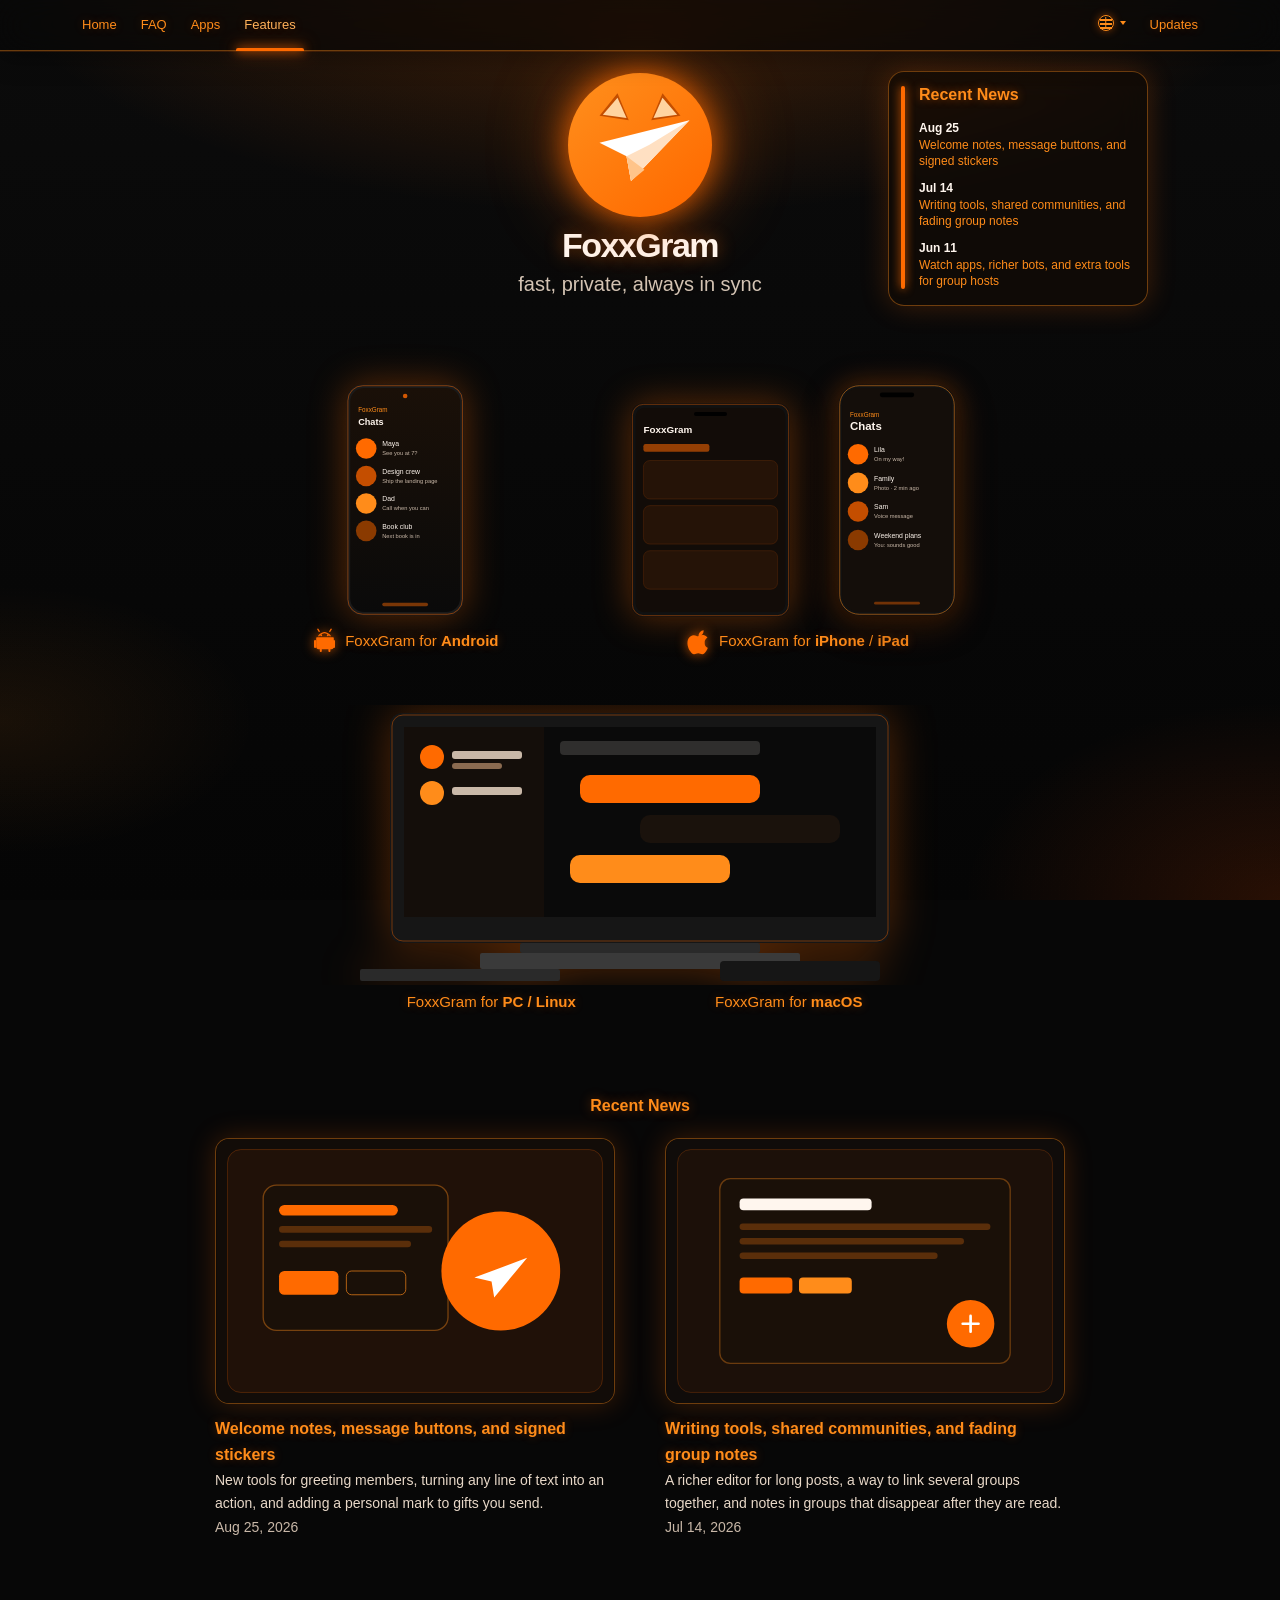
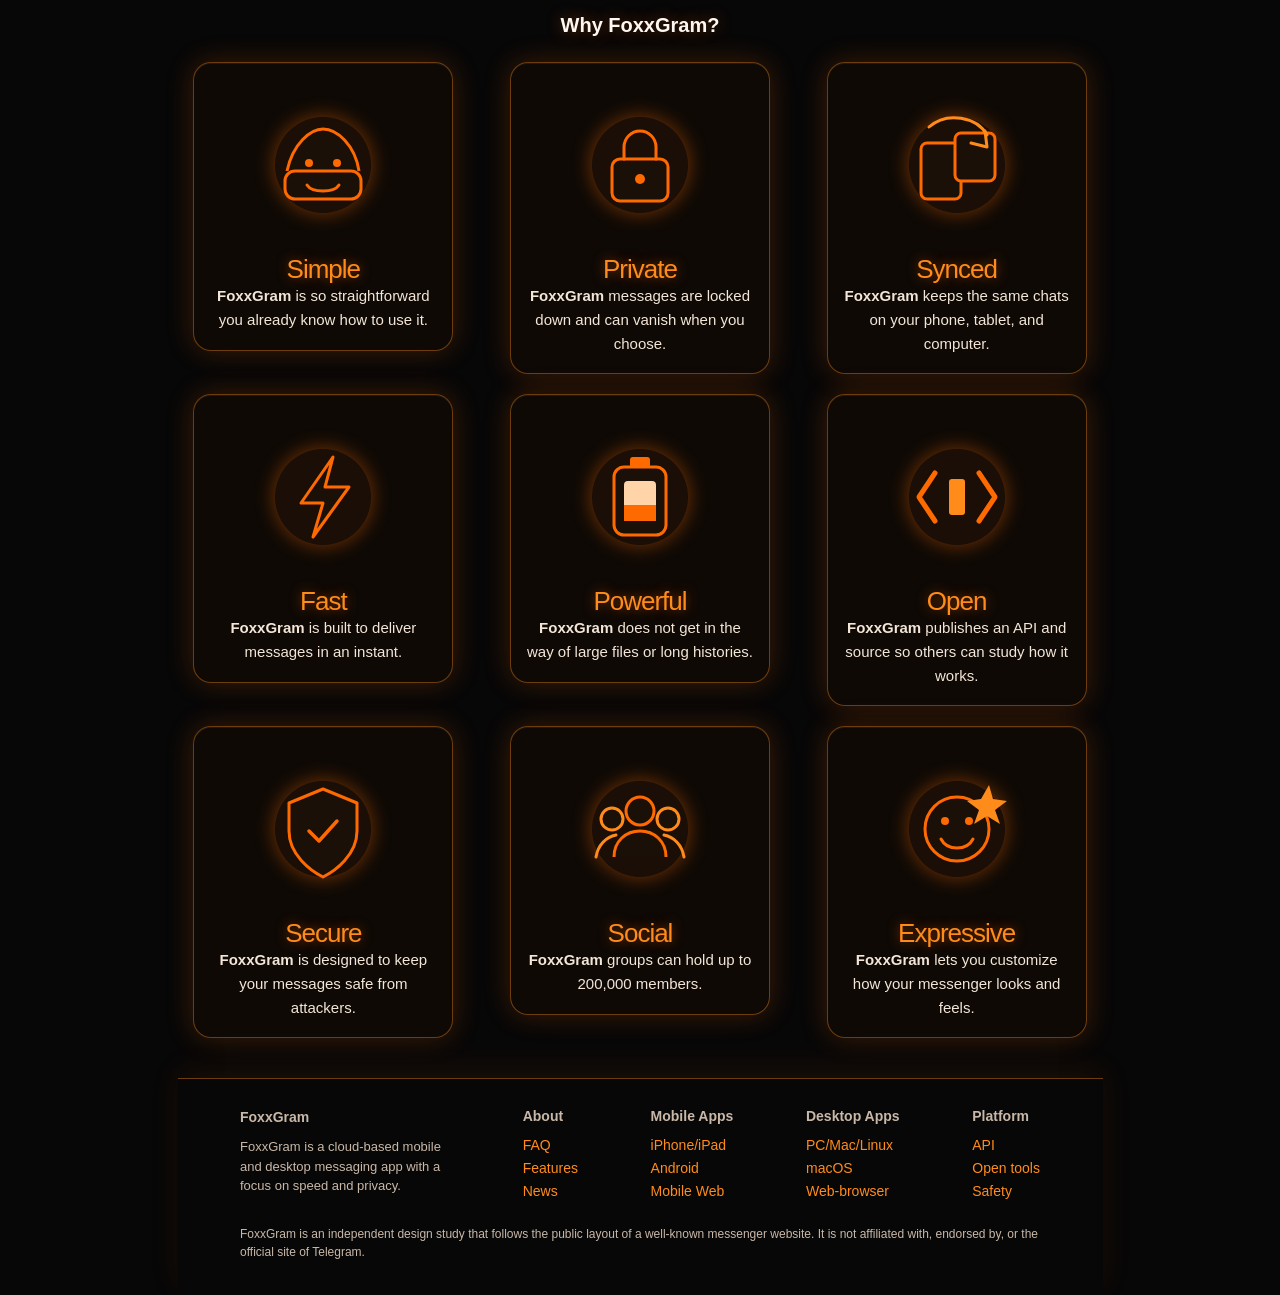
<file: features.html>
<!DOCTYPE html>
<html lang="en" data-theme="dark">
<head>
  <meta charset="utf-8">
  <meta name="viewport" content="width=device-width, initial-scale=1">
  <title>FoxxGram Features</title>
  <meta name="description" content="See what FoxxGram can do: simple, private, synced messaging across your devices.">
  <link rel="icon" type="image/svg+xml" href="img/logo.svg">
  <link rel="stylesheet" href="css/site.css">
</head>
<body>
  <div class="page-wrap">
    <header class="site-header">
      <div class="container header-inner">
        <nav class="nav-left" aria-label="Main"><a href="index.html" class="">Home</a><a href="faq.html" class="">FAQ</a><a href="apps.html" class="">Apps</a><a href="features.html" class="active">Features</a></nav>
        <div class="nav-right">
          <div class="lang-select">
            <button class="lang-toggle" type="button" aria-haspopup="listbox" aria-label="Language">
              <span class="lang-icon" aria-hidden="true"></span>
              <b class="minicaret"></b>
            </button>
            <ul class="lang-menu" role="listbox">
              <li class="active"><span>English</span></li><li><span>Bahasa Indonesia</span></li><li><span>Deutsch</span></li><li><span>Español</span></li><li><span>Français</span></li><li><span>Italiano</span></li><li><span>Nederlands</span></li><li><span>Polski</span></li><li><span>Português (Brasil)</span></li><li><span>Türkçe</span></li><li><span>Русский</span></li><li><span>Українська</span></li><li><span>العربية</span></li><li><span>한국어</span></li>
            </ul>
          </div>
          <a class="follow-link" href="index.html#news">Updates</a>
        </div>
      </div>
    </header>
    <div class="container main-page">
      <div class="hero">
        <aside class="side-news" aria-label="Recent news">
          <div>
            <a class="side-news-header" href="#news">Recent News</a>
            <a class="side-news-entry" href="#news">
              <div class="side-news-date">Aug 25</div>
              <div class="side-news-title">Welcome notes, message buttons, and signed stickers</div>
            </a>
            <a class="side-news-entry" href="#news">
              <div class="side-news-date">Jul 14</div>
              <div class="side-news-title">Writing tools, shared communities, and fading group notes</div>
            </a>
            <a class="side-news-entry" href="#news">
              <div class="side-news-date">Jun 11</div>
              <div class="side-news-title">Watch apps, richer bots, and extra tools for group hosts</div>
            </a>
          </div>
        </aside>
        <div class="logo-wrap">
          <a href="index.html" class="logo-link">
            <img class="logo-mark" src="img/logo.svg" alt="FoxxGram" width="144" height="144">
            <span class="logo-wordmark">FoxxGram</span>
          </a>
          <p class="logo-lead">fast, private, always in sync</p>
        </div>
      </div>

      <div class="downloads">
        <a class="download-link download-android" href="apps.html#android">
          <div class="download-art"><img src="img/phone-android.svg" alt="" width="220" height="420"></div>
          <i class="os-icon android" aria-hidden="true"></i>FoxxGram for <b>Android</b>
        </a>
        <a class="download-link download-ios" href="apps.html#ios">
          <div class="download-art">
            <div class="ios-stack">
              <img class="tablet" src="img/tablet.svg" alt="" width="300" height="400">
              <img class="phone" src="img/phone-ios.svg" alt="" width="220" height="420">
            </div>
          </div>
          <i class="os-icon apple" aria-hidden="true"></i>FoxxGram for <b>iPhone</b> / <b>iPad</b>
        </a>
        <a class="more-apps-btn" href="apps.html">Browse more FoxxGram apps<span class="arrow">›</span></a>
      </div>

      <div class="desktop-section">
        <div class="desktop-art"><img src="img/desktop.svg" alt="FoxxGram on desktop" width="640" height="280"></div>
        <div class="desktop-links">
          <a class="desktop-link" href="apps.html#desktop">FoxxGram for <b>PC / Linux</b></a>
          <a class="desktop-link" href="apps.html#macos">FoxxGram for <b>macOS</b></a>
        </div>
      </div>

      <section class="news-section" id="news">
        <h3 class="news-header"><a href="#news">Recent News</a></h3>
        <div class="news-cards">
          <a class="news-card" href="#news">
            <img src="img/news-welcome.svg" alt="">
            <h4>Welcome notes, message buttons, and signed stickers</h4>
            <div class="news-lead">New tools for greeting members, turning any line of text into an action, and adding a personal mark to gifts you send.</div>
            <div class="news-date">Aug 25, 2026</div>
          </a>
          <a class="news-card" href="#news">
            <img src="img/news-editor.svg" alt="">
            <h4>Writing tools, shared communities, and fading group notes</h4>
            <div class="news-lead">A richer editor for long posts, a way to link several groups together, and notes in groups that disappear after they are read.</div>
            <div class="news-date">Jul 14, 2026</div>
          </a>
        </div>
      </section>

  <div class="why" id="why">
    <h3 class="why-header">Why FoxxGram?</h3>
    <div class="cards">
      <div class="card">
        <div class="card-inner">
          <img src="img/feature-simple.svg" alt="" width="160" height="160">
          <h3>Simple</h3>
          <div class="card-lead"><b>FoxxGram</b> is so straightforward you already know how to use it.</div>
        </div>
      </div>
      <div class="card">
        <div class="card-inner">
          <img src="img/feature-private.svg" alt="" width="160" height="160">
          <h3>Private</h3>
          <div class="card-lead"><b>FoxxGram</b> messages are locked down and can vanish when you choose.</div>
        </div>
      </div>
      <div class="card">
        <div class="card-inner">
          <img src="img/feature-synced.svg" alt="" width="160" height="160">
          <h3>Synced</h3>
          <div class="card-lead"><b>FoxxGram</b> keeps the same chats on your phone, tablet, and computer.</div>
        </div>
      </div>
      <div class="card">
        <div class="card-inner">
          <img src="img/feature-fast.svg" alt="" width="160" height="160">
          <h3>Fast</h3>
          <div class="card-lead"><b>FoxxGram</b> is built to deliver messages in an instant.</div>
        </div>
      </div>
      <div class="card">
        <div class="card-inner">
          <img src="img/feature-powerful.svg" alt="" width="160" height="160">
          <h3>Powerful</h3>
          <div class="card-lead"><b>FoxxGram</b> does not get in the way of large files or long histories.</div>
        </div>
      </div>
      <div class="card">
        <div class="card-inner">
          <img src="img/feature-open.svg" alt="" width="160" height="160">
          <h3>Open</h3>
          <div class="card-lead"><b>FoxxGram</b> publishes an API and source so others can study how it works.</div>
        </div>
      </div>
      <div class="card">
        <div class="card-inner">
          <img src="img/feature-secure.svg" alt="" width="160" height="160">
          <h3>Secure</h3>
          <div class="card-lead"><b>FoxxGram</b> is designed to keep your messages safe from attackers.</div>
        </div>
      </div>
      <div class="card">
        <div class="card-inner">
          <img src="img/feature-social.svg" alt="" width="160" height="160">
          <h3>Social</h3>
          <div class="card-lead"><b>FoxxGram</b> groups can hold up to 200,000 members.</div>
        </div>
      </div>
      <div class="card">
        <div class="card-inner">
          <img src="img/feature-expressive.svg" alt="" width="160" height="160">
          <h3>Expressive</h3>
          <div class="card-lead"><b>FoxxGram</b> lets you customize how your messenger looks and feels.</div>
        </div>
      </div>
    </div>
  </div>
    </div>
    <footer class="footer">
      <div class="footer-cols footer-desktop">
        <div class="footer-col footer-brand">
          <h5>FoxxGram</h5>
          FoxxGram is a cloud-based mobile and desktop messaging app with a focus on speed and privacy.
        </div>
        <div class="footer-col">
          <h5><a href="faq.html">About</a></h5>
          <ul>
            <li><a href="faq.html">FAQ</a></li>
            <li><a href="features.html">Features</a></li>
            <li><a href="index.html#news">News</a></li>
          </ul>
        </div>
        <div class="footer-col">
          <h5><a href="apps.html#mobile">Mobile Apps</a></h5>
          <ul>
            <li><a href="apps.html#ios">iPhone/iPad</a></li>
            <li><a href="apps.html#android">Android</a></li>
            <li><a href="apps.html#web">Mobile Web</a></li>
          </ul>
        </div>
        <div class="footer-col">
          <h5><a href="apps.html#desktop">Desktop Apps</a></h5>
          <ul>
            <li><a href="apps.html#desktop">PC/Mac/Linux</a></li>
            <li><a href="apps.html#macos">macOS</a></li>
            <li><a href="apps.html#web">Web-browser</a></li>
          </ul>
        </div>
        <div class="footer-col">
          <h5><a href="apps.html#library">Platform</a></h5>
          <ul>
            <li><a href="apps.html#library">API</a></li>
            <li><a href="faq.html#deeper">Open tools</a></li>
            <li><a href="faq.html#security">Safety</a></li>
          </ul>
        </div>
      </div>
      <div class="footer-cols footer-mobile">
        <div class="footer-col"><h5><a href="faq.html">About</a></h5></div>
        <div class="footer-col"><h5><a href="index.html#news">News</a></h5></div>
        <div class="footer-col"><h5><a href="apps.html">Apps</a></h5></div>
        <div class="footer-col"><h5><a href="faq.html#security">Safety</a></h5></div>
      </div>
      <p class="footer-note">FoxxGram is an independent design study that follows the public layout of a well-known messenger website. It is not affiliated with, endorsed by, or the official site of Telegram.</p>
    </footer>
  </div>
  <script src="js/site.js"></script>
</body>
</html>
</file>
<file: css/site.css>
/* FoxxGram — fluorescent orange & black glass theme.
   Independent design study, not affiliated with Telegram. */

:root {
  color-scheme: dark;
  --bg: #070707;
  --bg-2: #0B0B0B;
  --text: #FFF6EE;
  --text-soft: #F3E6D8;
  --muted: #C9B8A8;
  --link: #FF8C1A;
  --accent: #FF6A00;
  --accent-bright: #FF8C1A;
  --btn: #FF6A00;
  --btn-text: #140A00;
  --border: rgba(255, 140, 26, 0.4);
  --heading: #FFF8F2;
  --lead: #D4C4B4;
  --card-title: #FF8C1A;
  --news-lead: #E8D8C8;
  --news-date: #C9B8A8;
  --quote-bg: rgba(255, 106, 0, 0.12);
  --quote-bar: #FF6A00;
  --surface: rgba(20, 12, 6, 0.62);
  --dropdown-bg: rgba(16, 10, 6, 0.92);
  --glow: 0 0 18px rgba(255, 106, 0, 0.55);
  --glow-soft: 0 0 28px rgba(255, 106, 0, 0.22);
  --shadow: 0 8px 32px rgba(0, 0, 0, 0.55), 0 0 24px rgba(255, 106, 0, 0.12);
  --native-font: "Lucida Grande", "Lucida Sans Unicode", Arial, Helvetica, Verdana, sans-serif;
  --ui-font: -apple-system, BlinkMacSystemFont, "Segoe UI", Roboto, Helvetica, Arial, sans-serif;
  --light-font: "HelveticaNeue-Light", "Helvetica Neue Light", "Helvetica Neue", Helvetica, Arial, Verdana, sans-serif;
  --doc-size: 15px;
  --doc-lh: 1.6;
  --doc-space: 16px;
}

* { box-sizing: border-box; }
html, body { margin: 0; padding: 0; background: var(--bg); color: var(--text); }
html {
  background-color: #050505;
}
body {
  font: 12px/18px var(--native-font);
  min-height: 100%;
  background-color: #070707;
  background-image:
    radial-gradient(ellipse 90% 55% at 50% -8%, rgba(255, 106, 0, 0.28), transparent 58%),
    radial-gradient(ellipse 45% 40% at 100% 100%, rgba(255, 80, 0, 0.14), transparent 55%),
    radial-gradient(ellipse 40% 30% at 0% 80%, rgba(255, 140, 26, 0.08), transparent 50%),
    linear-gradient(#0B0B0B, #050505);
  background-attachment: fixed;
  color: var(--text);
}
a { color: var(--link); text-decoration: none; }
a:hover { text-decoration: underline; color: #FFB25A; }
img, svg { max-width: 100%; height: auto; }
button { font-family: inherit; }

.container {
  margin-left: auto;
  margin-right: auto;
  padding-left: 15px;
  padding-right: 15px;
}
@media (min-width: 768px)  { .container { width: 750px; } }
@media (min-width: 992px)  { .container { width: 970px; } }
@media (min-width: 1200px) { .container { width: 1170px; } }

/* Header — frosted glass */
.site-header {
  background: rgba(8, 8, 8, 0.72);
  backdrop-filter: blur(18px) saturate(140%);
  -webkit-backdrop-filter: blur(18px) saturate(140%);
  border-bottom: 1px solid var(--border);
  box-shadow: 0 1px 0 rgba(255, 106, 0, 0.15), 0 8px 24px rgba(0, 0, 0, 0.35);
  min-height: 50px;
  position: sticky;
  top: 0;
  z-index: 20;
}
.header-inner {
  display: flex;
  align-items: stretch;
  justify-content: space-between;
  min-height: 50px;
  padding-right: 15px;
}
.nav-left, .nav-right {
  display: flex;
  align-items: stretch;
  list-style: none;
  margin: 0;
  padding: 0;
}
.nav-left a,
.nav-right a,
.lang-toggle {
  display: flex;
  align-items: center;
  color: var(--link);
  padding: 15px 12px;
  font-size: 13px;
  line-height: 20px;
  position: relative;
  background: none;
  border: 0;
  cursor: pointer;
  text-decoration: none;
  white-space: nowrap;
  text-shadow: 0 0 10px rgba(255, 106, 0, 0.25);
}
.nav-left a:after,
.follow-link:after {
  content: "";
  position: absolute;
  left: 4px;
  right: 4px;
  bottom: -1px;
  height: 3px;
  background: var(--accent);
  border-radius: 2px 2px 0 0;
  opacity: 0;
  transform: scaleX(0.3) scaleY(0);
  transform-origin: bottom;
  transition: opacity .2s ease-in-out, transform .2s ease-in-out;
  box-shadow: 0 0 10px #FF6A00, 0 0 18px rgba(255, 106, 0, 0.8);
}
.nav-left a:hover,
.nav-left a.active,
.follow-link:hover { text-decoration: none; color: #FFB25A; }
.nav-left a:hover:after,
.nav-left a.active:after,
.follow-link:hover:after {
  opacity: 1;
  transform: scaleX(1) scaleY(1);
}
.nav-right .follow-link { display: none; }
@media (min-width: 768px) {
  .nav-right .follow-link { display: flex; }
}

/* Language dropdown */
.lang-select { position: relative; }
.lang-toggle { gap: 4px; color: var(--link); }
.lang-icon {
  width: 16px;
  height: 16px;
  border: 1.5px solid var(--link);
  border-radius: 50%;
  position: relative;
  display: inline-block;
  box-shadow: 0 0 8px rgba(255, 106, 0, 0.45);
}
.lang-icon:before {
  content: "";
  position: absolute;
  left: 50%;
  top: 1px;
  bottom: 1px;
  width: 1.5px;
  background: var(--link);
  transform: translateX(-50%);
}
.lang-icon:after {
  content: "";
  position: absolute;
  left: 1px;
  right: 1px;
  top: 50%;
  height: 1.5px;
  background: var(--link);
  box-shadow: 0 -4px 0 var(--link), 0 4px 0 var(--link);
}
.minicaret {
  display: inline-block;
  width: 0;
  height: 0;
  border-left: 3px solid transparent;
  border-right: 3px solid transparent;
  border-top: 4px solid var(--link);
  margin-left: 2px;
}
.lang-menu {
  display: none;
  position: absolute;
  right: 0;
  top: 100%;
  background: var(--dropdown-bg);
  backdrop-filter: blur(18px) saturate(140%);
  -webkit-backdrop-filter: blur(18px) saturate(140%);
  border: 1px solid var(--border);
  box-shadow: var(--shadow), var(--glow-soft);
  min-width: 180px;
  max-height: 320px;
  overflow: auto;
  z-index: 30;
  padding: 6px 0;
  margin: 0;
  list-style: none;
  border-radius: 12px;
}
.lang-select.open .lang-menu { display: block; }
.lang-menu li a,
.lang-menu li span {
  display: block;
  padding: 6px 16px;
  color: var(--link);
  font-size: 13px;
  text-decoration: none;
}
.lang-menu li a:hover,
.lang-menu li span:hover { background: var(--quote-bg); }
.lang-menu li.active span { font-weight: 700; color: #FFF6EE; }

/* Home hero */
.main-page { padding: 0; }
.hero { position: relative; padding-top: 10px; }
.side-news { display: none; }
@media (min-width: 1100px) {
  .side-news {
    display: flex;
    position: absolute;
    right: 77px;
    top: 20px;
    width: 260px;
    margin: 0;
    padding: 14px 16px 16px 0;
    flex-direction: row;
    align-items: stretch;
    z-index: 1;
    background: var(--surface);
    backdrop-filter: blur(18px) saturate(140%);
    -webkit-backdrop-filter: blur(18px) saturate(140%);
    border: 1px solid var(--border);
    border-radius: 16px;
    box-shadow: var(--glow-soft);
  }
  .side-news:before {
    content: "";
    display: block;
    width: 4px;
    background: var(--accent);
    border-radius: 5px;
    flex: 0 0 auto;
    margin: 0 14px 0 12px;
    box-shadow: 0 0 10px #FF6A00;
  }
}
.side-news-header {
  display: block;
  color: var(--link);
  font-weight: bold;
  font-size: 16px;
  margin-bottom: 15px;
  text-shadow: 0 0 10px rgba(255, 106, 0, 0.45);
}
.side-news-entry { display: block; margin-top: 10px; }
.side-news-entry:hover { text-decoration: none; }
.side-news-date { color: var(--text); font-weight: bold; font-size: 12px; }
.side-news-title { color: var(--link); font-size: 12px; line-height: 16px; }
.side-news-entry:hover .side-news-title { text-decoration: underline; }

.logo-wrap {
  max-width: 400px;
  margin: 0 auto;
  padding: 20px 0;
  text-align: center;
}
.logo-mark {
  display: block;
  width: 144px;
  height: 144px;
  margin: -8px auto;
  filter: drop-shadow(0 0 16px rgba(255, 106, 0, 0.85)) drop-shadow(0 0 36px rgba(255, 106, 0, 0.4));
}
.logo-wordmark {
  display: block;
  margin: 18px auto 6px;
  font-family: var(--ui-font);
  font-size: 34px;
  line-height: 36px;
  letter-spacing: -1.5px;
  font-weight: 600;
  color: var(--heading);
  text-decoration: none;
  text-shadow: 0 0 18px rgba(255, 106, 0, 0.45);
}
.logo-wordmark:hover { text-decoration: none; color: var(--heading); }
.logo-lead {
  font-size: 20px;
  line-height: 148%;
  max-width: 360px;
  margin: 0 auto;
  color: var(--lead);
  text-align: center;
  padding: 1px 0 10px;
  white-space: nowrap;
  font-family: var(--light-font);
  font-weight: 300;
}

/* Download / device area */
.downloads { text-align: center; max-width: 1028px; margin: 0 auto; }
.download-link {
  text-align: center;
  display: inline-block;
  vertical-align: top;
  position: relative;
  font-size: 15px;
  margin: 40px 12px 20px;
  padding-top: 262px;
  padding-bottom: 20px;
  color: var(--link);
  text-decoration: none;
  min-width: 245px;
  text-shadow: 0 0 10px rgba(255, 106, 0, 0.3);
}
.download-link:hover { text-decoration: none; color: #FFB25A; }
.download-link:after {
  content: "";
  display: block;
  height: 3px;
  background: var(--accent);
  position: absolute;
  border-radius: 2px;
  left: 4px;
  right: 4px;
  bottom: -1px;
  opacity: 0;
  transform: scaleX(0.3) scaleY(0);
  transform-origin: bottom;
  transition: opacity .2s ease-in-out, transform .2s ease-in-out;
  box-shadow: 0 0 10px #FF6A00;
}
.download-link:hover:after { opacity: 1; transform: scaleX(1) scaleY(1); }
.download-android { width: 28%; }
.download-ios { width: 43%; min-width: 350px; }
.download-desktop-inline { display: none; }
.download-art {
  position: absolute;
  top: 0;
  left: 50%;
  transform: translateX(-50%);
  pointer-events: none;
  height: 250px;
  display: flex;
  align-items: flex-end;
  justify-content: center;
}
.download-art img {
  height: 240px;
  width: auto;
  display: block;
  filter: drop-shadow(0 0 18px rgba(255, 106, 0, 0.35));
}
.ios-stack { position: relative; width: 340px; height: 250px; }
.ios-stack .tablet {
  position: absolute;
  left: 0;
  bottom: 0;
  height: 220px;
  width: auto;
}
.ios-stack .phone {
  position: absolute;
  right: 8px;
  bottom: 0;
  height: 240px;
  width: auto;
  filter: drop-shadow(0 8px 16px rgba(0,0,0,.5)) drop-shadow(0 0 12px rgba(255, 106, 0, 0.35));
}
.os-icon {
  display: inline-block;
  width: 25px;
  height: 27px;
  vertical-align: text-top;
  margin-right: 8px;
  margin-top: -4px;
  background: center / contain no-repeat;
  filter: drop-shadow(0 0 6px rgba(255, 106, 0, 0.7));
}
.os-icon.android { background-image: url("../img/icon-android.svg"); }
.os-icon.apple { background-image: url("../img/icon-apple.svg"); }

.more-apps-btn {
  display: none;
  color: var(--btn-text);
  background: linear-gradient(180deg, #FF8C1A, #FF6A00);
  border-radius: 999px;
  padding: 10px 22px;
  font-size: 15px;
  line-height: 1.33;
  font-weight: 700;
  margin: 8px auto 20px;
  text-decoration: none;
  border: 1px solid rgba(255, 210, 150, 0.45);
  box-shadow: 0 0 18px rgba(255, 106, 0, 0.7), 0 0 4px rgba(255, 140, 26, 0.9);
}
.more-apps-btn:hover {
  color: var(--btn-text);
  text-decoration: none;
  box-shadow: 0 0 26px rgba(255, 106, 0, 0.95), 0 0 8px #FF8C1A;
}
.more-apps-btn .arrow { margin-left: 8px; }

.desktop-section { margin: 10px auto 0; max-width: 900px; }
.desktop-art { text-align: center; height: 280px; overflow: hidden; }
.desktop-art img {
  width: 640px;
  max-width: 100%;
  height: auto;
  filter: drop-shadow(0 0 22px rgba(255, 106, 0, 0.3));
}
.desktop-links {
  width: 595px;
  max-width: 100%;
  margin: 0 auto;
  display: flex;
}
.desktop-link {
  flex: 1;
  text-align: center;
  display: block;
  font-size: 15px;
  padding: 8px 20px 20px;
  position: relative;
  color: var(--link);
  text-shadow: 0 0 10px rgba(255, 106, 0, 0.3);
}
.desktop-link:hover { text-decoration: none; color: #FFB25A; }
.desktop-link:after {
  content: "";
  display: block;
  height: 3px;
  background: var(--accent);
  position: absolute;
  border-radius: 2px;
  left: 16px;
  right: 16px;
  bottom: 8px;
  opacity: 0;
  transform: scaleX(0.3) scaleY(0);
  transform-origin: bottom;
  transition: opacity .2s ease-in-out, transform .2s ease-in-out;
  box-shadow: 0 0 10px #FF6A00;
}
.desktop-link:hover:after { opacity: 1; transform: scaleX(1) scaleY(1); }

@media (max-width: 767px) {
  .download-link { display: none; }
  .more-apps-btn { display: inline-block; }
  .desktop-section { display: none; }
  .logo-mark { width: 112px; height: 112px; }
  .logo-wordmark { font-size: 28px; }
}

@media (max-width: 360px) {
  .logo-lead { white-space: normal; max-width: 260px; }
}

/* Recent news cards — glass */
.news-section { margin-top: 66px; margin-bottom: 20px; }
.news-header {
  font-size: 16px;
  font-weight: bold;
  text-align: center;
  margin: 42px 0 8px;
  text-shadow: 0 0 12px rgba(255, 106, 0, 0.4);
}
.news-cards {
  display: flex;
  flex-wrap: wrap;
  max-width: 900px;
  margin: 0 auto;
}
.news-card {
  display: block;
  width: 50%;
  padding: 15px 10px;
  text-decoration: none;
}
@media (max-width: 640px) {
  .news-card { width: 100%; }
}
.news-card:hover { text-decoration: none; }
.news-card img {
  display: block;
  width: calc(100% - 30px);
  margin: 0 auto;
  aspect-ratio: 3 / 2;
  object-fit: contain;
  transition: opacity .2s ease-in-out, box-shadow .2s ease;
  border-radius: 14px;
  border: 1px solid var(--border);
  background: var(--surface);
  box-shadow: var(--glow-soft);
}
.news-card:hover img {
  opacity: 0.95;
  box-shadow: 0 0 28px rgba(255, 106, 0, 0.45);
}
.news-card h4 {
  margin: 12px 0 2px;
  padding: 0 15px;
  font-size: 16px;
  line-height: 160%;
  font-weight: bold;
  color: var(--link);
  text-shadow: 0 0 10px rgba(255, 106, 0, 0.3);
}
.news-card:hover h4 { text-decoration: underline; }
.news-lead {
  color: var(--news-lead);
  font-size: 14px;
  line-height: 160%;
  padding: 0 15px;
}
.news-date {
  margin-top: 4px;
  font-size: 14px;
  color: var(--news-date);
  padding: 0 15px;
}

/* Why cards — frosted glass panels */
.why { margin-top: 40px; padding: 5px 0 20px; }
.why-header {
  text-align: center;
  margin: 0;
  padding: 20px 10px 0;
  font-size: 20px;
  font-weight: bold;
  color: var(--heading);
  text-shadow: 0 0 16px rgba(255, 106, 0, 0.4);
}
.cards {
  max-width: 950px;
  margin: 18px auto 0;
  display: flex;
  flex-wrap: wrap;
  justify-content: center;
  padding: 0;
}
.card {
  flex: 0 1 auto;
  width: 100%;
  padding: 10px 15px;
}
@media (min-width: 600px) { .card { width: 50%; } }
@media (min-width: 900px) { .card { width: 33.333%; } }
.card-inner {
  max-width: 260px;
  margin: 0 auto;
  padding: 22px 16px 18px;
  background: var(--surface);
  backdrop-filter: blur(20px) saturate(150%);
  -webkit-backdrop-filter: blur(20px) saturate(150%);
  border: 1px solid var(--border);
  border-radius: 18px;
  box-shadow: var(--glow-soft), inset 0 1px 0 rgba(255, 255, 255, 0.06);
  transition: box-shadow .2s ease, border-color .2s ease, transform .2s ease;
}
.card-inner:hover {
  border-color: rgba(255, 140, 26, 0.7);
  box-shadow: 0 0 28px rgba(255, 106, 0, 0.35), inset 0 1px 0 rgba(255, 255, 255, 0.08);
  transform: translateY(-2px);
}
.card-inner img {
  display: block;
  width: 160px;
  height: 160px;
  margin: 0 auto;
  filter: drop-shadow(0 0 10px rgba(255, 106, 0, 0.45));
}
.card-inner h3 {
  color: var(--card-title);
  text-align: center;
  margin: 15px 0 6px;
  font-size: 26px;
  font-weight: normal;
  letter-spacing: -1px;
  text-shadow: 0 0 12px rgba(255, 106, 0, 0.5);
}
.card-lead { font-size: 15px; line-height: 158%; text-align: center; color: var(--text-soft); }

/* Footer */
.footer {
  border-top: 1px solid var(--border);
  max-width: 925px;
  margin: 10px auto 0;
  padding: 28px 15px 34px;
  color: var(--text-soft);
  box-shadow: 0 -8px 30px rgba(255, 106, 0, 0.08);
}
.footer-cols {
  display: flex;
  flex-direction: row;
  flex-wrap: nowrap;
  justify-content: space-between;
  max-width: 800px;
  margin: 0 auto;
  gap: 20px;
}
.footer-col { flex: 0 1 auto; }
.footer-brand { flex: 0 1 210px; font-size: 13px; line-height: 1.5; color: var(--muted); }
.footer-col h5 {
  font-size: 14px;
  margin: 0 0 9px;
  color: var(--muted);
  font-weight: bold;
}
.footer-col h5 a { color: inherit; }
.footer-col ul { list-style: none; margin: 0; padding: 0; }
.footer-col li { font-size: 14px; line-height: 23px; }
.footer-note {
  max-width: 800px;
  margin: 22px auto 0;
  font-size: 12px;
  line-height: 1.5;
  color: var(--muted);
}
.footer-mobile { display: none; }
@media (max-width: 640px) {
  .footer-desktop { display: none; }
  .footer-mobile { display: flex; flex-wrap: wrap; justify-content: space-around; }
  .footer-mobile .footer-col { padding: 8px; }
}

/* Content pages (FAQ, Apps) */
.doc-wrap { padding-bottom: 40px; }
.crumbs {
  padding-top: 16px;
  font-size: 13px;
  color: var(--muted);
}
.crumbs a { color: var(--link); }
.doc-title {
  font-size: 24.5px;
  line-height: 33px;
  margin: 12px 0 20px;
  color: var(--heading);
  font-weight: bold;
  text-shadow: 0 0 16px rgba(255, 106, 0, 0.35);
}
.doc {
  font-size: var(--doc-size);
  line-height: var(--doc-lh);
  color: var(--text-soft);
  max-width: 820px;
}
.doc p, .doc ul, .doc ol, .doc blockquote { margin: 0 0 var(--doc-space); }
.doc h3, .doc h4, .doc h5 {
  margin-top: calc(var(--doc-space) * 2);
  margin-bottom: calc(var(--doc-space) * 0.5);
  color: var(--heading);
  font-weight: bold;
}
.doc h3 { font-size: 20px; }
.doc h4 { font-size: 16px; color: #FFB25A; }
.doc h5 { font-size: 16px; }
.doc ul { list-style: none; padding-left: 0; }
.doc ul li {
  background-image: radial-gradient(circle, var(--accent) 0 1.7px, transparent 1.9px);
  background-repeat: no-repeat;
  background-position: 0 0.68em;
  background-size: 5px 5px;
  padding-left: 16px;
  margin-top: 2px;
}
.doc a { color: var(--link); }
.doc blockquote {
  background: var(--quote-bg);
  backdrop-filter: blur(12px);
  -webkit-backdrop-filter: blur(12px);
  border-radius: 8px 12px 12px 8px;
  position: relative;
  padding: 8px 12px 8px 16px;
  margin: 0 0 var(--doc-space);
  color: var(--text-soft);
  border: 1px solid rgba(255, 140, 26, 0.25);
  box-shadow: var(--glow-soft);
}
.doc blockquote:before {
  content: "";
  position: absolute;
  left: 0; top: 0; bottom: 0;
  width: 3px;
  background: var(--quote-bar);
  border-radius: 5px 0 0 5px;
  box-shadow: 0 0 8px #FF6A00;
}
.doc blockquote p:last-child { margin-bottom: 0; }
.toc {
  margin-bottom: 28px;
  padding: 18px 20px 8px;
  background: var(--surface);
  backdrop-filter: blur(18px) saturate(140%);
  -webkit-backdrop-filter: blur(18px) saturate(140%);
  border: 1px solid var(--border);
  border-radius: 16px;
  box-shadow: var(--glow-soft);
}
.toc h4 { margin-top: 26px; margin-bottom: 5px; font-size: 16px; color: #FFB25A; }
.toc h4:first-child { margin-top: 0; }
.toc ul { padding: 0 0 12px; }
.toc li {
  background: none !important;
  padding-left: 0 !important;
  padding-top: 1px;
  padding-bottom: 2px;
}
.app-row {
  display: flex;
  gap: 14px;
  align-items: flex-start;
  margin: 8px 0 18px;
  padding: 14px 16px;
  background: var(--surface);
  backdrop-filter: blur(16px) saturate(140%);
  -webkit-backdrop-filter: blur(16px) saturate(140%);
  border: 1px solid var(--border);
  border-radius: 16px;
  box-shadow: var(--glow-soft);
}
.app-icon {
  width: 48px;
  height: 48px;
  border-radius: 12px;
  flex: 0 0 48px;
  background: linear-gradient(180deg, #FF8C1A, #FF6A00);
  color: #140A00;
  display: flex;
  align-items: center;
  justify-content: center;
  font-weight: 700;
  font-size: 18px;
  font-family: var(--ui-font);
  box-shadow: 0 0 14px rgba(255, 106, 0, 0.65);
}
.app-icon.ios { background: linear-gradient(180deg, #2A2A2A, #111); color: #FF8C1A; box-shadow: 0 0 12px rgba(255, 106, 0, 0.35); }
.app-icon.mac { background: linear-gradient(180deg, #3A2A1A, #1A120C); color: #FF8C1A; }
.app-icon.desk { background: linear-gradient(180deg, #FF8C1A, #FF6A00); }
.app-icon.web { background: linear-gradient(180deg, #FFB25A, #FF6A00); }
.app-icon.lib { background: linear-gradient(180deg, #FF8C1A, #C44E00); }
.app-icon.alt { background: linear-gradient(180deg, #2A2018, #14100C); color: #FF8C1A; border: 1px solid var(--border); }
.app-meta { flex: 1; }
.app-meta h5 { margin-top: 0; color: var(--heading); }

@media (max-width: 767px) {
  .nav-left a, .lang-toggle { padding: 15px 8px; font-size: 12px; }
  .header-inner { padding-right: 12px; }
}
</file>
